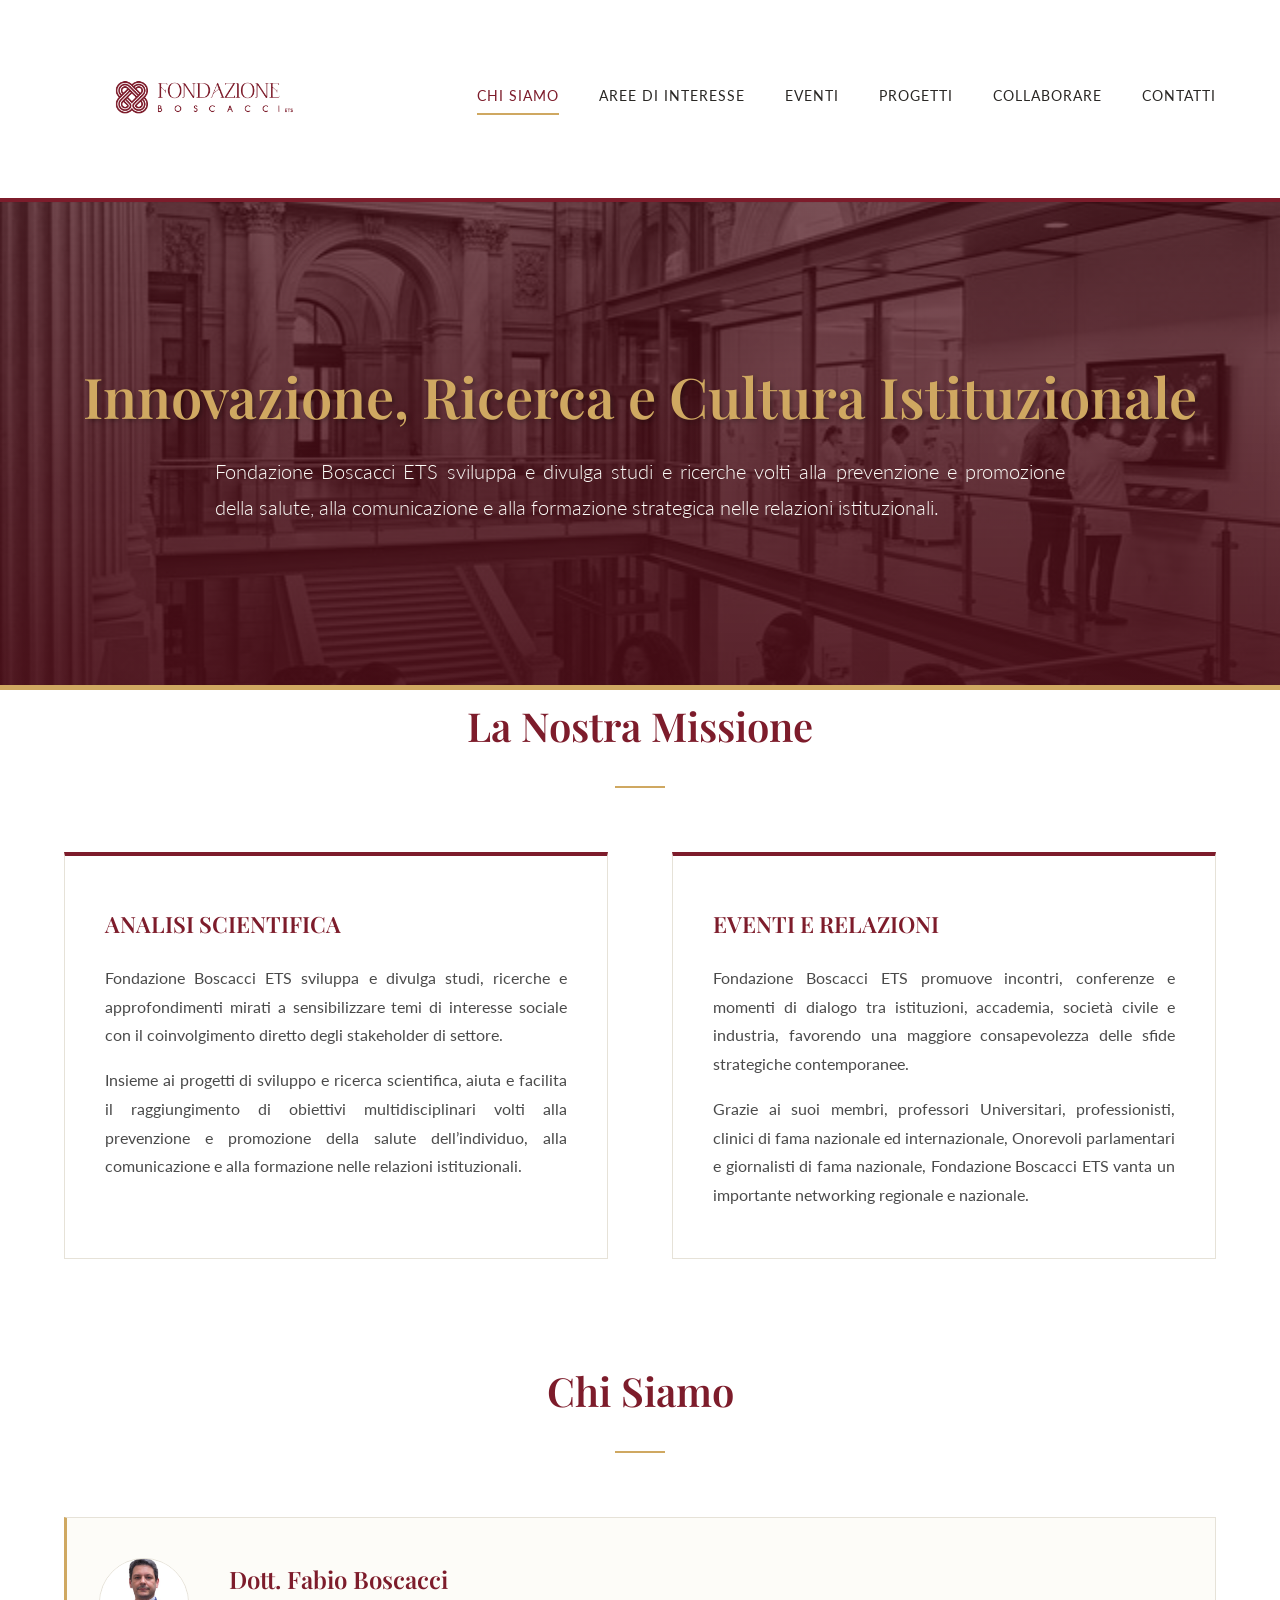
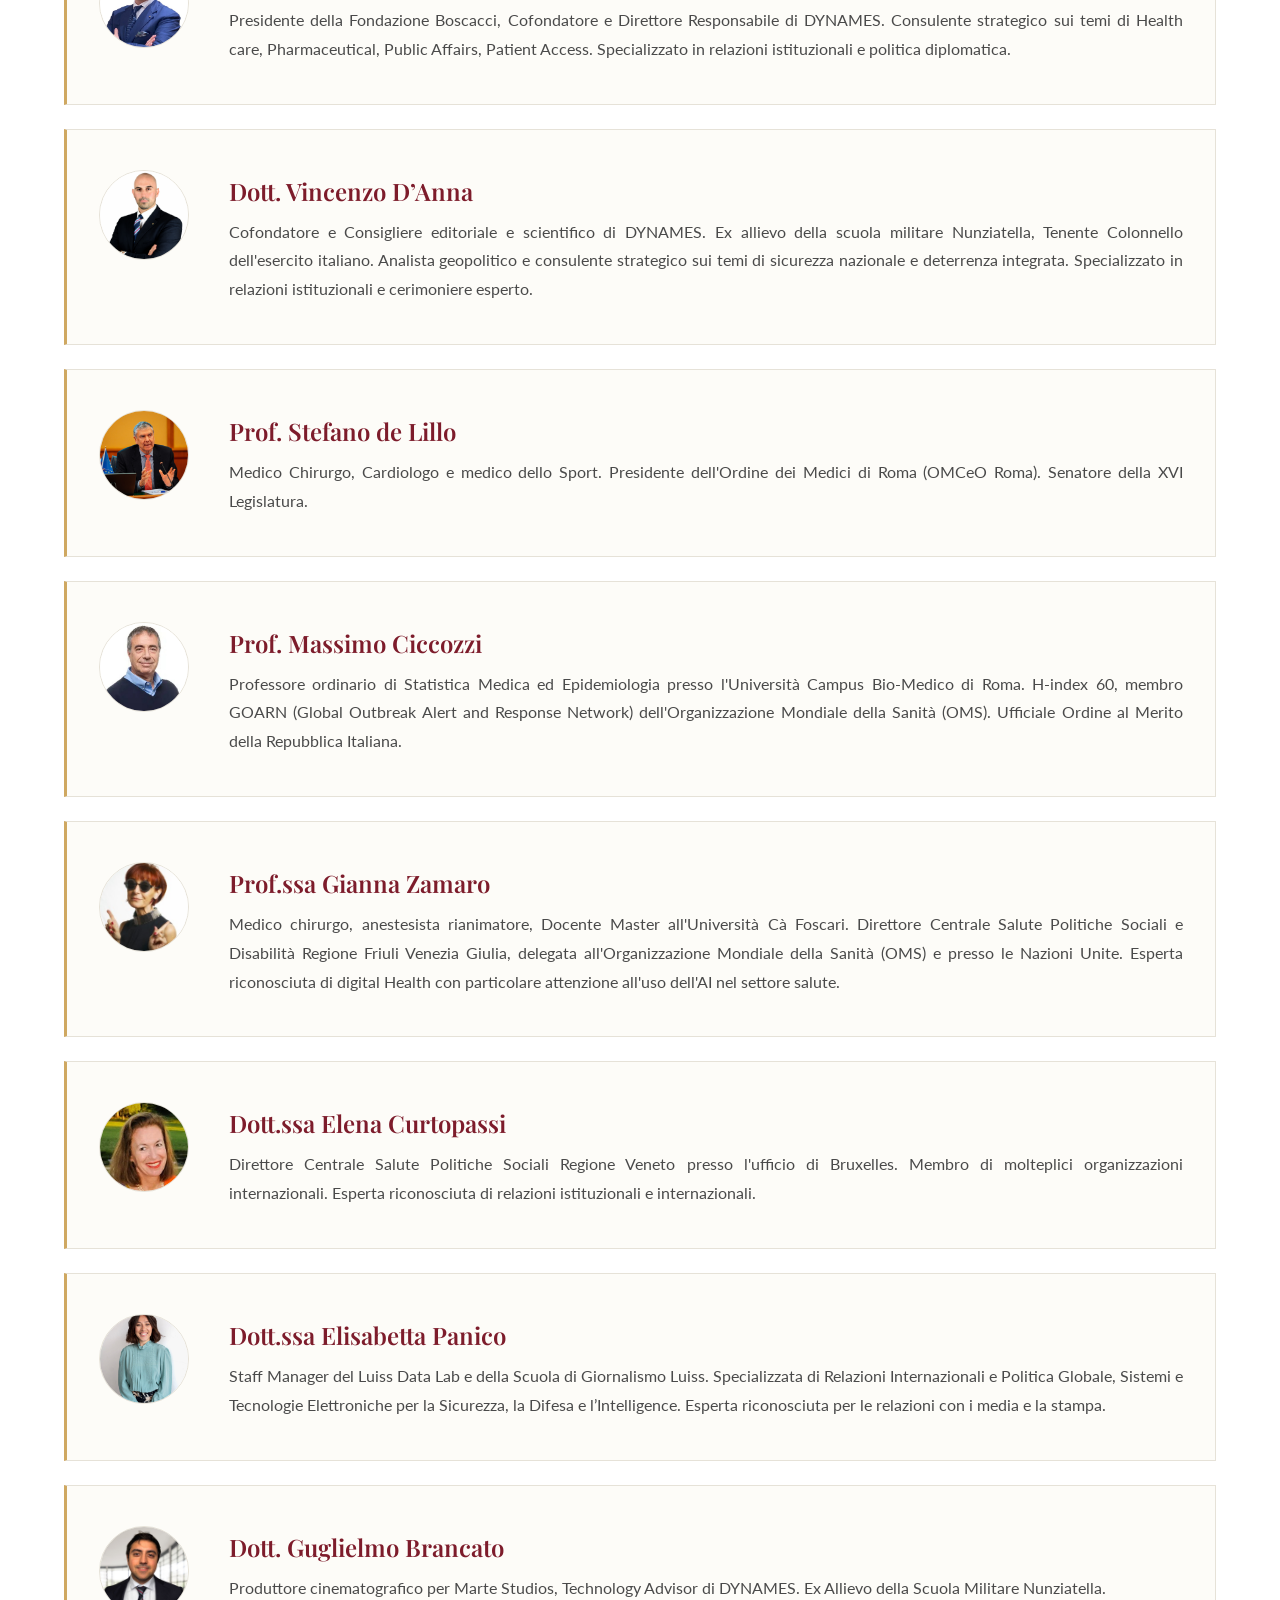
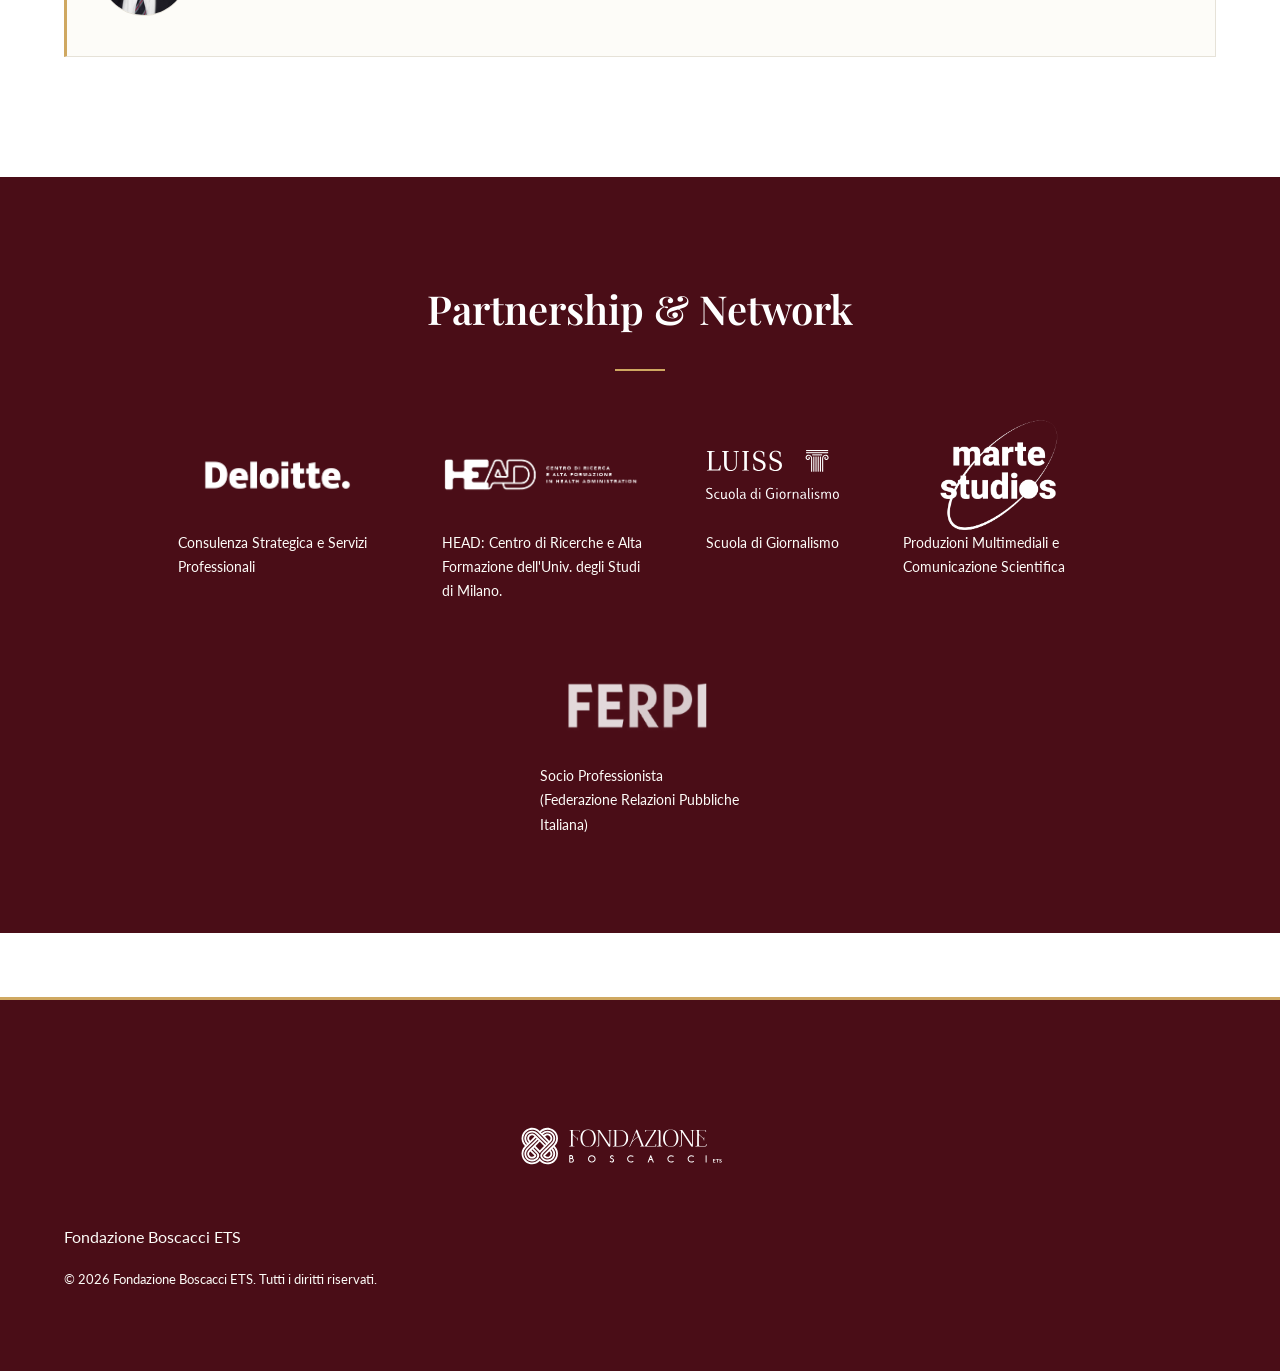
<file: index.html>
<!DOCTYPE html>
<html lang="it">

<head>
    <meta charset="UTF-8">
    <meta name="viewport" content="width=device-width, initial-scale=1.0">
    <title>Fondazione Boscacci ETS</title>
    <!-- Fonts unified in style.css -->
    <link rel="stylesheet" href="css/style.css?v=4">
    <link rel="icon" href="assets/logo_grafico.png" type="image/png">
</head>

<body>

    <header>
        <div class="container header-inner">
            <div class="brand">
                <a href="index.html" style="display: flex; align-items: center;">
                    <img src="assets/logo_boscacci_rosso.png" alt="Fondazione Boscacci ETS" style="height: 150px; width: auto;">
                </a>
            </div>

            <!-- Hamburger Menu Icon -->
            <div class="menu-toggle" id="menuToggle">
                <span></span><span></span><span></span>
            </div>

            <nav class="desktop-nav" id="mainNav">
                <a href="index.html" class="active">Chi Siamo</a>
                <a href="aree-interesse.html">Aree di Interesse</a>
                <a href="eventi.html">Eventi</a>
                <a href="progetti.html">Progetti</a>
                <a href="collaborare.html">Collaborare</a>
                <a href="contatti.html">Contatti</a>
            </nav>
        </div>
    </header>

    <section class="hero">
        <div class="container">
            <h2>Innovazione, Ricerca e Cultura Istituzionale</h2>
            <p>Fondazione Boscacci ETS sviluppa e divulga studi e ricerche volti alla prevenzione e promozione della salute, alla comunicazione e alla formazione strategica nelle relazioni istituzionali.</p>
        </div>
    </section>

    <!-- COSA FACCIAMO -->
    <section id="cosa-facciamo" class="container">
        <h2 class="section-title">La Nostra Missione</h2>
        <div class="grid-2">
            <div class="card">
                <h3>ANALISI SCIENTIFICA</h3>
                <p>Fondazione Boscacci ETS sviluppa e divulga studi, ricerche e approfondimenti mirati a sensibilizzare temi di interesse sociale con il coinvolgimento diretto degli stakeholder di settore.</p>
                <p style="margin-top: 1rem;">Insieme ai progetti di sviluppo e ricerca scientifica, aiuta e facilita il raggiungimento di obiettivi multidisciplinari volti alla prevenzione e promozione della salute dell’individuo, alla comunicazione e alla formazione nelle relazioni istituzionali.</p>
            </div>
            <div class="card">
                <h3>EVENTI E RELAZIONI</h3>
                <p>Fondazione Boscacci ETS promuove incontri, conferenze e momenti di dialogo tra istituzioni, accademia, società civile e industria, favorendo una maggiore consapevolezza delle sfide strategiche contemporanee.</p>
                <p style="margin-top: 1rem;">Grazie ai suoi membri, professori Universitari, professionisti, clinici di fama nazionale ed internazionale, Onorevoli parlamentari e giornalisti di fama nazionale, Fondazione Boscacci ETS vanta un importante networking regionale e nazionale.</p>
            </div>
        </div>
    </section>

    <!-- CHI SIAMO -->
    <section id="chi-siamo" style="background: var(--optical-white);">
        <div class="container">
            <h2 class="section-title">Chi Siamo</h2>
            
            <div class="author-box">
                <div class="author-icon"><img src="assets/Fabio Boscacci.jfif" alt="Fabio Boscacci"></div>
                <div class="author-info">
                    <h4>Dott. Fabio Boscacci</h4>
                    <p>Presidente della Fondazione Boscacci, Cofondatore e Direttore Responsabile di DYNAMES. Consulente strategico sui temi di Health care, Pharmaceutical, Public Affairs, Patient Access. Specializzato in relazioni istituzionali e politica diplomatica.</p>
                </div>
            </div>

            <div class="author-box">
                <div class="author-icon"><img src="assets/Vinenzo D'ANNA.png" alt="Vincenzo D’Anna"></div>
                <div class="author-info">
                    <h4>Dott. Vincenzo D’Anna</h4>
                    <p>Cofondatore e Consigliere editoriale e scientifico di DYNAMES. Ex allievo della scuola militare Nunziatella, Tenente Colonnello dell'esercito italiano. Analista geopolitico e consulente strategico sui temi di sicurezza nazionale e deterrenza integrata. Specializzato in relazioni istituzionali e cerimoniere esperto.</p>
                </div>
            </div>

            <div class="author-box">
                <div class="author-icon"><img src="assets/Stefano De Lillo.jpeg" alt="Stefano De Lillo"></div>
                <div class="author-info">
                    <h4>Prof. Stefano de Lillo</h4>
                    <p>Medico Chirurgo, Cardiologo e medico dello Sport. Presidente dell'Ordine dei Medici di Roma (OMCeO Roma). Senatore della XVI Legislatura.</p>
                </div>
            </div>

            <div class="author-box">
                <div class="author-icon"><img src="assets/Massimo Ciccozzi.jpeg" alt="Massimo Ciccozzi"></div>
                <div class="author-info">
                    <h4>Prof. Massimo Ciccozzi</h4>
                    <p>Professore ordinario di Statistica Medica ed Epidemiologia presso l'Università Campus Bio-Medico di Roma. H-index 60, membro GOARN (Global Outbreak Alert and Response Network) dell'Organizzazione Mondiale della Sanità (OMS). Ufficiale Ordine al Merito della Repubblica Italiana.</p>
                </div>
            </div>

            <div class="author-box">
                <div class="author-icon"><img src="assets/Gianna Zamaro.jpeg" alt="Gianna Zamaro"></div>
                <div class="author-info">
                    <h4>Prof.ssa Gianna Zamaro</h4>
                    <p>Medico chirurgo, anestesista rianimatore, Docente Master all'Università Cà Foscari. Direttore Centrale Salute Politiche Sociali e Disabilità Regione Friuli Venezia Giulia, delegata all'Organizzazione Mondiale della Sanità (OMS) e presso le Nazioni Unite. Esperta riconosciuta di digital Health con particolare attenzione all'uso dell'AI nel settore salute.</p>
                </div>
            </div>

            <div class="author-box">
                <div class="author-icon"><img src="assets/curtopassi.jpeg" alt="Elena Curtopassi"></div>
                <div class="author-info">
                    <h4>Dott.ssa Elena Curtopassi</h4>
                    <p>Direttore Centrale Salute Politiche Sociali Regione Veneto presso l'ufficio di Bruxelles. Membro di molteplici organizzazioni internazionali. Esperta riconosciuta di relazioni istituzionali e internazionali.</p>
                </div>
            </div>

            <div class="author-box">
                <div class="author-icon"><img src="assets/elisabetta_panico_nuova.jpeg" alt="Elisabetta Panico"></div>
                <div class="author-info">
                    <h4>Dott.ssa Elisabetta Panico</h4>
                    <p>Staff Manager del Luiss Data Lab e della Scuola di Giornalismo Luiss. Specializzata di Relazioni Internazionali e Politica Globale, Sistemi e Tecnologie Elettroniche per la Sicurezza, la Difesa e l’Intelligence. Esperta riconosciuta per le relazioni con i media e la stampa.</p>
                </div>
            </div>



            <div class="author-box">
                <div class="author-icon"><img src="assets/brancato guglielmo.png" alt="Guglielmo Brancato"></div>
                <div class="author-info">
                    <h4>Dott. Guglielmo Brancato</h4>
                    <p>Produttore cinematografico per Marte Studios, Technology Advisor di DYNAMES. Ex Allievo della Scuola Militare Nunziatella.</p>
                </div>
            </div>

        </div>
    </section>

    <!-- PARTNERS -->
    <section id="partnership" style="background: var(--primary-dark); color: #ffffff;">
        <div class="container" style="text-align: center;">
            <h2 class="section-title" style="color: #ffffff;">Partnership & Network</h2>
            
            <div style="display: flex; justify-content: center; align-items: stretch; gap: 4rem; flex-wrap: wrap; margin-top: 3rem;">
                
                <div style="max-width: 200px; text-align: center;">
                    <div style="height: 80px; display: flex; align-items: center; justify-content: center; margin-bottom: 1rem;">
                        <img src="assets/loghi partner/delpitte.png" alt="Deloitte Logo" style="max-height: 100%; max-width: 100%; filter: brightness(0) invert(1);">
                    </div>
                    <p style="font-size: 0.85rem; color: #fdfcf8; text-align: left; margin-top: 1rem;">Consulenza Strategica e Servizi Professionali</p>
                </div>

                <div style="max-width: 200px; text-align: center;">
                    <div style="height: 80px; display: flex; align-items: center; justify-content: center; margin-bottom: 1rem;">
                        <img src="assets/loghi partner/head logo.png" alt="HEAD UniMi Logo" style="max-height: 100%; max-width: 100%; filter: brightness(0) invert(1);">
                    </div>
                    <p style="font-size: 0.85rem; color: #fdfcf8; text-align: left; margin-top: 1rem;">HEAD: Centro di Ricerche e Alta Formazione dell'Univ. degli Studi di Milano.</p>
                </div>

                <div style="max-width: 200px; text-align: center;">
                    <div style="height: 80px; display: flex; align-items: center; justify-content: center; margin-bottom: 1rem;">
                        <img src="assets/loghi partner/logo_luiss_master-giornalismo.svg" alt="LUISS Logo" style="max-height: 100%; max-width: 100%; filter: brightness(0) invert(1);">
                    </div>
                    <p style="font-size: 0.85rem; color: #fdfcf8; text-align: left; margin-top: 1rem;">Scuola di Giornalismo</p>
                </div>

                <div style="max-width: 200px; text-align: center;">
                    <div style="height: 80px; display: flex; align-items: center; justify-content: center; margin-bottom: 1rem;">
                        <img src="assets/loghi partner/marte_logo.png" alt="Marte Studios Logo" style="max-height: 150%; max-width: 150%; transform: scale(1.6); filter: brightness(0) invert(1);">
                    </div>
                    <p style="font-size: 0.85rem; color: #fdfcf8; text-align: left; margin-top: 1rem;">Produzioni Multimediali e Comunicazione Scientifica</p>
                </div>

                <div style="max-width: 200px; text-align: center;">
                    <div style="height: 80px; display: flex; align-items: center; justify-content: center; margin-bottom: 1rem;">
                        <img src="assets/loghi partner/ferpi.jpeg" alt="FERPI" style="max-height: 75%; max-width: 75%; mix-blend-mode: screen; filter: grayscale(1) invert(1);">
                    </div>
                    <p style="font-size: 0.85rem; color: #fdfcf8; text-align: left; margin-top: 1rem;">Socio Professionista (Federazione Relazioni Pubbliche Italiana)</p>
                </div>

            </div>
        </div>
    </section>

    <footer>
        <div class="container">
            <div class="footer-logo"><img src="assets/logo_bianco.svg" alt="Fondazione Boscacci ETS" style="height: 120px;"></div>
            <p>Fondazione Boscacci ETS</p>
            <p style="color: var(--text-secondary); margin-top: 1rem; font-size: 0.8rem;">&copy; 2026 Fondazione Boscacci ETS. Tutti i diritti riservati.</p>
        </div>
    </footer>

    <script>
        document.getElementById('menuToggle').addEventListener('click', function() {
            document.getElementById('mainNav').classList.toggle('active');
        });
    </script>
</body>
</html>
</file>
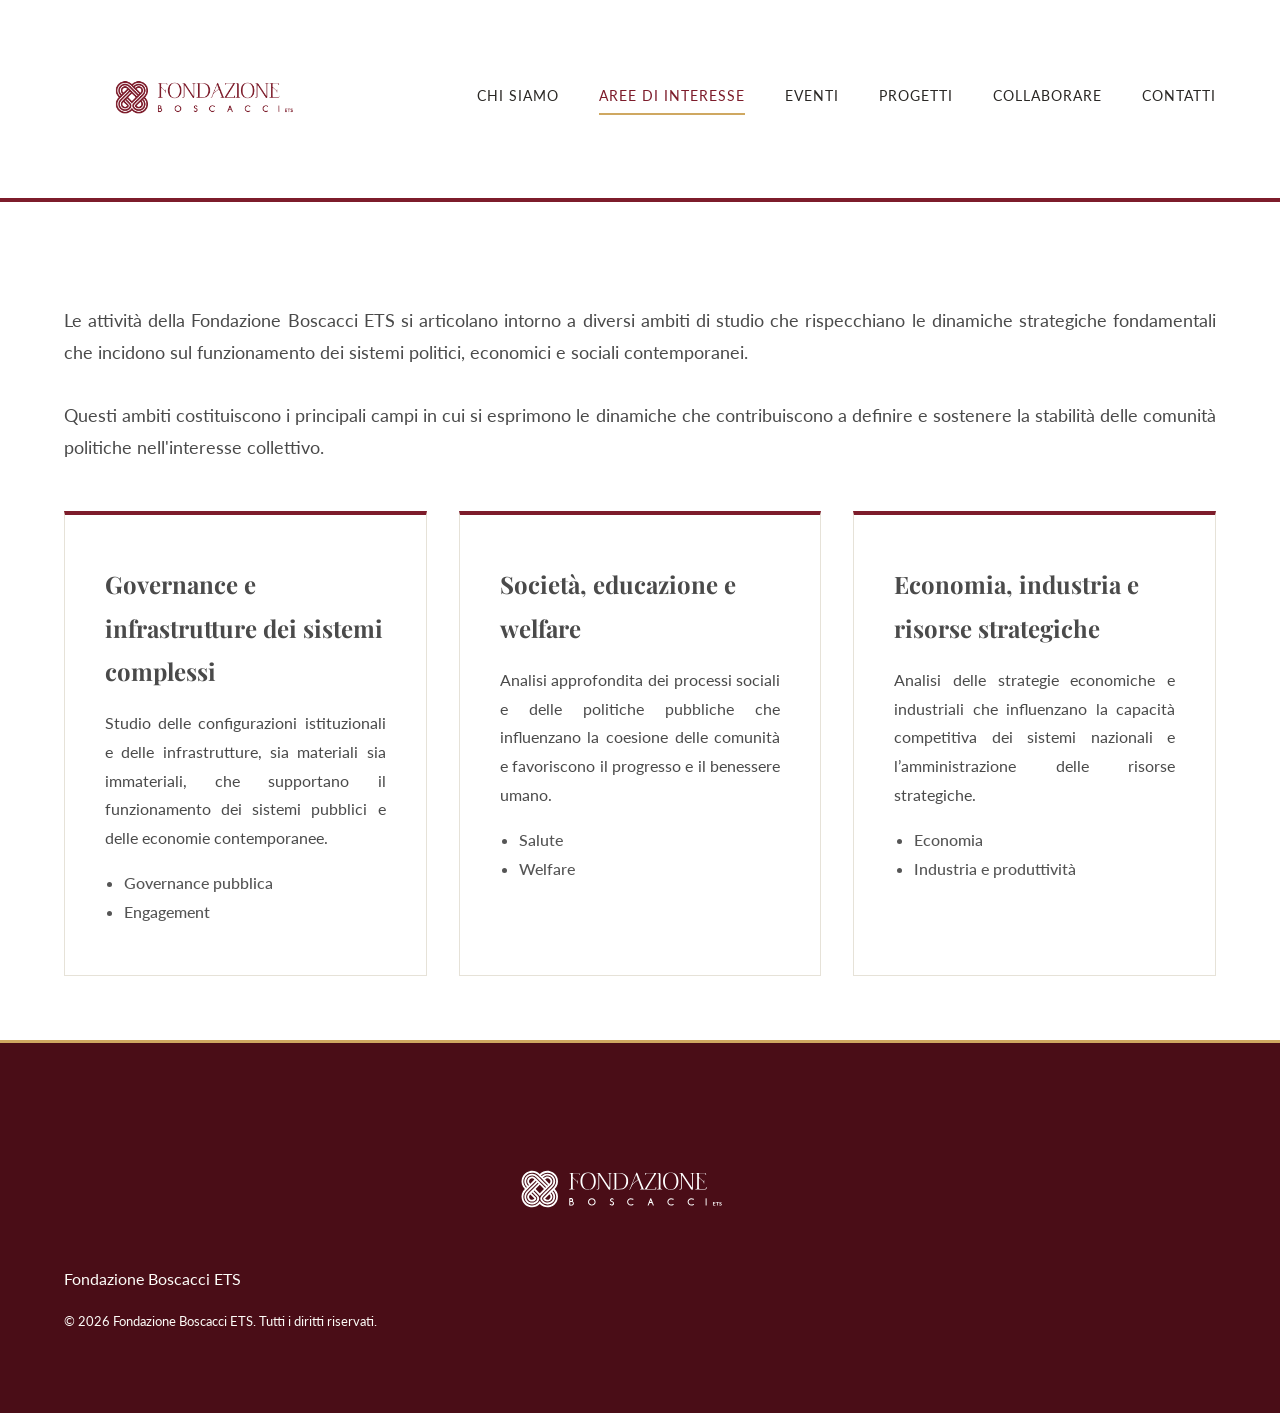
<file: aree-interesse.html>
<!DOCTYPE html>
<html lang="it">

<head>
    <meta charset="UTF-8">
    <meta name="viewport" content="width=device-width, initial-scale=1.0">
    <title>Aree di Interesse | Fondazione Boscacci ETS</title>
    <link rel="stylesheet" href="css/style.css?v=4">
    <link rel="icon" href="assets/logo_grafico.png" type="image/png">
</head>

<body>

    <header>
        <div class="container header-inner">
            <div class="brand">
                <a href="index.html" style="display: flex; align-items: center;">
                    <img src="assets/logo_boscacci_rosso.png" alt="Fondazione Boscacci ETS" style="height: 150px; width: auto;">
                </a>
            </div>

            <div class="menu-toggle" id="menuToggle">
                <span></span><span></span><span></span>
            </div>

            <nav class="desktop-nav" id="mainNav">
                <a href="index.html">Chi Siamo</a>
                <a href="aree-interesse.html" class="active">Aree di Interesse</a>
                <a href="eventi.html">Eventi</a>
                <a href="progetti.html">Progetti</a>
                <a href="collaborare.html">Collaborare</a>
                <a href="contatti.html">Contatti</a>
            </nav>
        </div>
    </header>

    <section class="page-title" style="background: var(--night-blue); color: white; padding: 30px 0 20px;">
        <div class="container text-center">
            <h1 style="color: white; font-family: var(--font-heading); margin-bottom: 10px;">Aree di Interesse</h1>
        </div>
    </section>

    <section class="container" style="margin-top: 0rem; margin-bottom: 4rem;">
        <p style="font-size: 1.1rem; line-height: 1.8; margin-bottom: 3rem;">
            Le attività della Fondazione Boscacci ETS si articolano intorno a diversi ambiti di studio che rispecchiano le dinamiche strategiche fondamentali che incidono sul funzionamento dei sistemi politici, economici e sociali contemporanei.<br><br>
            Questi ambiti costituiscono i principali campi in cui si esprimono le dinamiche che contribuiscono a definire e sostenere la stabilità delle comunità politiche nell'interesse collettivo.
        </p>

        <div style="display: grid; grid-template-columns: repeat(auto-fit, minmax(300px, 1fr)); gap: 2rem;">
            
            <div class="card">
                <h4 style="color: var(--gold-accent); margin-bottom: 1rem; font-size: 1.5rem; font-weight: 700;">Governance e infrastrutture dei sistemi complessi</h4>
                <p>Studio delle configurazioni istituzionali e delle infrastrutture, sia materiali sia immateriali, che supportano il funzionamento dei sistemi pubblici e delle economie contemporanee.</p>
                <ul style="margin-top: 1rem; color: #555; padding-left: 1.2rem; font-weight: 500;">
                    <li>Governance pubblica</li>
                    <li>Engagement</li>
                </ul>
            </div>
            
            <div class="card">
                <h4 style="color: var(--gold-accent); margin-bottom: 1rem; font-size: 1.5rem; font-weight: 700;">Società, educazione e welfare</h4>
                <p>Analisi approfondita dei processi sociali e delle politiche pubbliche che influenzano la coesione delle comunità e favoriscono il progresso e il benessere umano.</p>
                <ul style="margin-top: 1rem; color: #555; padding-left: 1.2rem; font-weight: 500;">
                    <li>Salute</li>
                    <li>Welfare</li>
                </ul>
            </div>
            
            <div class="card">
                <h4 style="color: var(--gold-accent); margin-bottom: 1rem; font-size: 1.5rem; font-weight: 700;">Economia, industria e risorse strategiche</h4>
                <p>Analisi delle strategie economiche e industriali che influenzano la capacità competitiva dei sistemi nazionali e l’amministrazione delle risorse strategiche.</p>
                <ul style="margin-top: 1rem; color: #555; padding-left: 1.2rem; font-weight: 500;">
                    <li>Economia</li>
                    <li>Industria e produttività</li>
                </ul>
            </div>

        </div>
    </section>

    <footer>
        <div class="container">
            <div class="footer-logo"><img src="assets/logo_bianco.svg" alt="Fondazione Boscacci ETS" style="height: 120px;"></div>
            <p>Fondazione Boscacci ETS</p>
            <p style="color: var(--text-secondary); margin-top: 1rem; font-size: 0.8rem;">&copy; 2026 Fondazione Boscacci ETS. Tutti i diritti riservati.</p>
        </div>
    </footer>

    <script>
        document.getElementById('menuToggle').addEventListener('click', function() {
            document.getElementById('mainNav').classList.toggle('active');
        });
    </script>
</body>
</html>
</file>
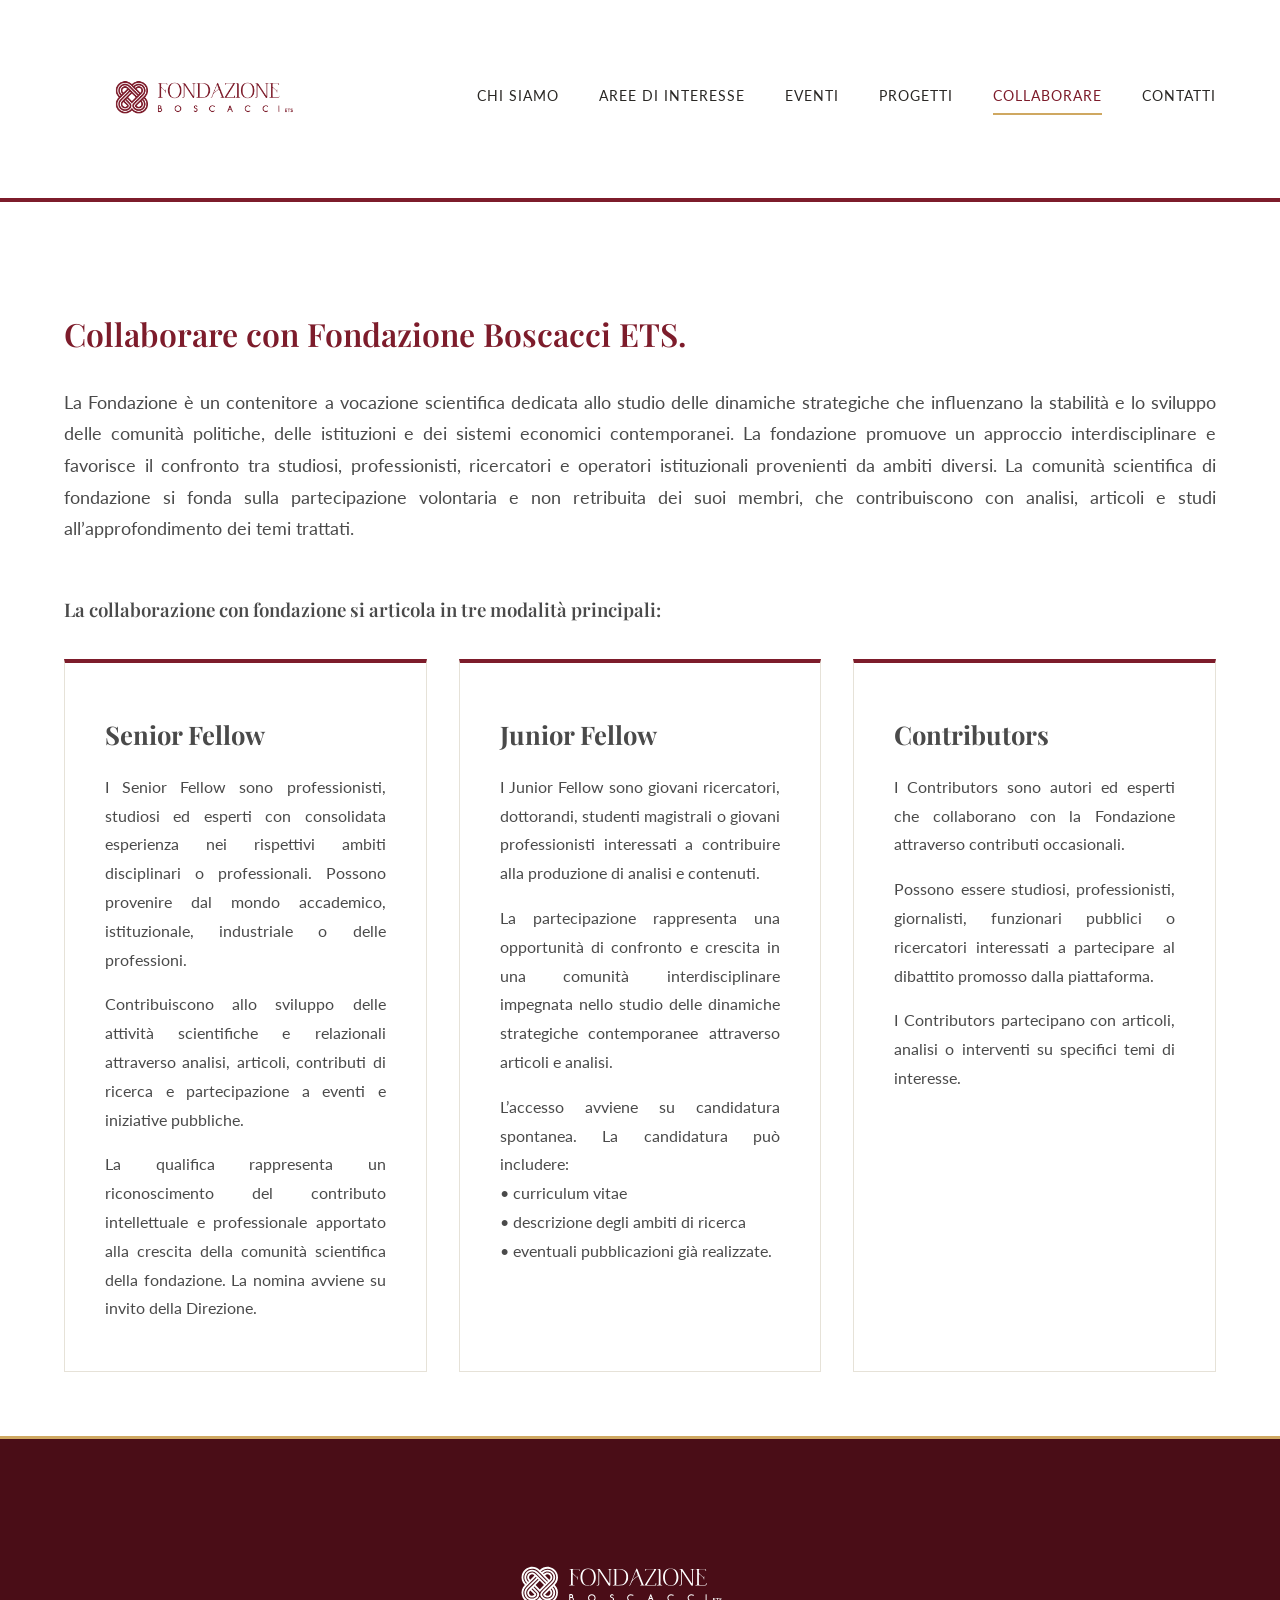
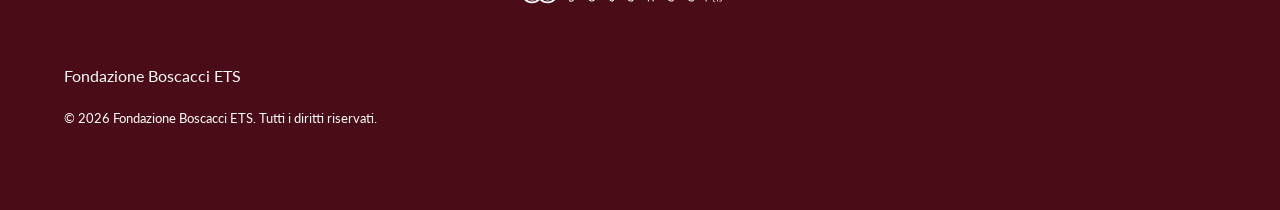
<file: collaborare.html>
<!DOCTYPE html>
<html lang="it">

<head>
    <meta charset="UTF-8">
    <meta name="viewport" content="width=device-width, initial-scale=1.0">
    <title>Collaborare con Fondazione Boscacci ETS</title>
    <link rel="stylesheet" href="css/style.css?v=4">
    <link rel="icon" href="assets/logo_grafico.png" type="image/png">
</head>

<body>

    <header>
        <div class="container header-inner">
            <div class="brand">
                <a href="index.html" style="display: flex; align-items: center;">
                    <img src="assets/logo_boscacci_rosso.png" alt="Fondazione Boscacci ETS" style="height: 150px; width: auto;">
                </a>
            </div>

            <!-- Hamburger Menu Icon -->
            <div class="menu-toggle" id="menuToggle">
                <span></span><span></span><span></span>
            </div>

            <nav class="desktop-nav" id="mainNav">
                <a href="index.html">Chi Siamo</a>
                <a href="aree-interesse.html">Aree di Interesse</a>
                <a href="eventi.html">Eventi</a>
                <a href="progetti.html">Progetti</a>
                <a href="collaborare.html" class="active">Collaborare</a>
                <a href="contatti.html">Contatti</a>
            </nav>
        </div>
    </header>

    <section class="page-title" style="background: var(--night-blue); color: white; padding: 30px 0 20px;">
        <div class="container text-center">
            <h1 style="color: white; font-family: var(--font-heading); margin-bottom: 10px;">Collaborare con Fondazione Boscacci ETS</h1>
        </div>
    </section>

    <!-- CONTENT -->
    <section class="container" style="margin-top: 0rem; margin-bottom: 4rem;">
        <h2 style="color: var(--primary); font-size: 2rem; margin-bottom: 1.5rem; text-align: justify; font-family: 'Playfair Display', serif;">Collaborare con Fondazione Boscacci ETS.</h2>
        <p style="font-size: 1.1rem; line-height: 1.8; margin-bottom: 3rem;">
            La Fondazione è un contenitore a vocazione scientifica dedicata allo studio delle dinamiche strategiche che influenzano la stabilità e lo sviluppo delle comunità politiche, delle istituzioni e dei sistemi economici contemporanei. La fondazione promuove un approccio interdisciplinare e favorisce il confronto tra studiosi, professionisti, ricercatori e operatori istituzionali provenienti da ambiti diversi. La comunità  scientifica di fondazione si fonda sulla partecipazione volontaria e non retribuita dei suoi membri, che contribuiscono con analisi, articoli e studi all’approfondimento dei temi trattati.
        </p>

        <h3 style="margin-bottom: 2rem; color: var(--night-blue);">La collaborazione con fondazione si articola in tre modalità principali:</h3>
        
        <div style="display: grid; grid-template-columns: repeat(auto-fit, minmax(300px, 1fr)); gap: 2rem;">
            <div class="card">
                <h4 style="color: var(--gold-accent); margin-bottom: 1rem; font-size: 1.6rem; font-weight: 700;">Senior Fellow</h4>
                <p>I Senior Fellow sono professionisti, studiosi ed esperti con consolidata esperienza nei rispettivi ambiti disciplinari o professionali. Possono provenire dal mondo accademico, istituzionale, industriale o delle professioni.</p>
                <p style="margin-top: 1rem;">Contribuiscono allo sviluppo delle attività scientifiche e relazionali attraverso analisi, articoli, contributi di ricerca e partecipazione a eventi e iniziative pubbliche.</p>
                <p style="margin-top: 1rem;">La qualifica rappresenta un riconoscimento del contributo intellettuale e professionale apportato alla crescita della comunità scientifica della fondazione. La nomina avviene su invito della Direzione.</p>
            </div>
            
            <div class="card">
                <h4 style="color: var(--gold-accent); margin-bottom: 1rem; font-size: 1.6rem; font-weight: 700;">Junior Fellow</h4>
                <p>I Junior Fellow sono giovani ricercatori, dottorandi, studenti magistrali o giovani professionisti interessati a contribuire alla produzione di analisi e contenuti.</p>
                <p style="margin-top: 1rem;">La partecipazione rappresenta una opportunità di confronto e crescita in una comunità interdisciplinare impegnata nello studio delle dinamiche strategiche contemporanee attraverso articoli e analisi.</p>
                <p style="margin-top: 1rem;">L’accesso avviene su candidatura spontanea. La candidatura può includere:<br>
                &bull; curriculum vitae<br>
                &bull; descrizione degli ambiti di ricerca<br>
                &bull; eventuali pubblicazioni già realizzate.</p>
            </div>
            
            <div class="card">
                <h4 style="color: var(--gold-accent); margin-bottom: 1rem; font-size: 1.6rem; font-weight: 700;">Contributors</h4>
                <p>I Contributors sono autori ed esperti che collaborano con la Fondazione attraverso contributi occasionali.</p>
                <p style="margin-top: 1rem;">Possono essere studiosi, professionisti, giornalisti, funzionari pubblici o ricercatori interessati a partecipare al dibattito promosso dalla piattaforma.</p>
                <p style="margin-top: 1rem;">I Contributors partecipano con articoli, analisi o interventi su specifici temi di interesse.</p>
            </div>
        </div>
    </section>

    <footer>
        <div class="container">
            <div class="footer-logo"><img src="assets/logo_bianco.svg" alt="Fondazione Boscacci ETS" style="height: 120px;"></div>
            <p>Fondazione Boscacci ETS</p>
            <p style="color: var(--text-secondary); margin-top: 1rem; font-size: 0.8rem;">&copy; 2026 Fondazione Boscacci ETS. Tutti i diritti riservati.</p>
        </div>
    </footer>

    <script>
        document.getElementById('menuToggle').addEventListener('click', function() {
            document.getElementById('mainNav').classList.toggle('active');
        });
    </script>
</body>
</html>
</file>
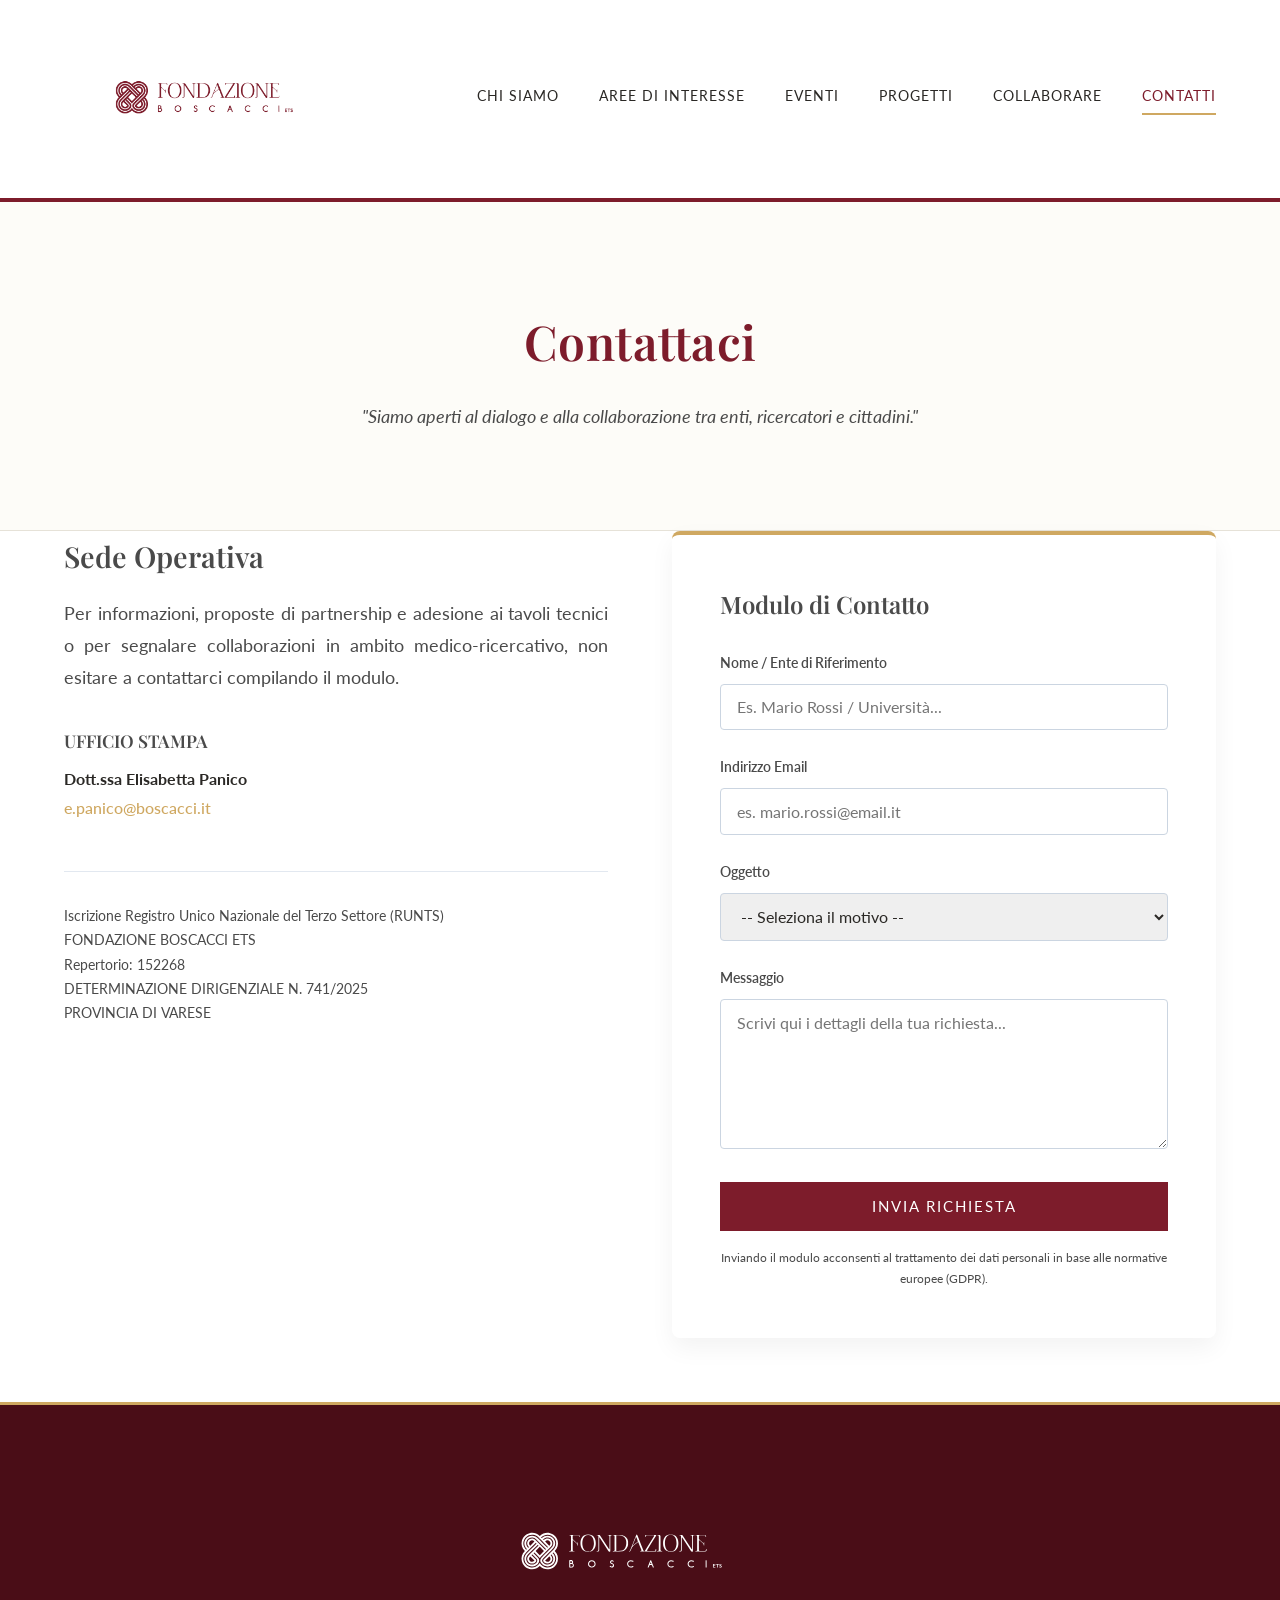
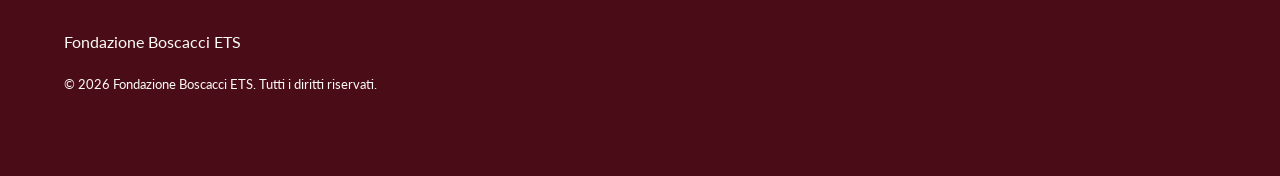
<file: contatti.html>
<!DOCTYPE html>
<html lang="it">

<head>
    <meta charset="UTF-8">
    <meta name="viewport" content="width=device-width, initial-scale=1.0">
    <title>Contatti | Fondazione Boscacci ETS</title>
    <!-- Fonts unified in style.css -->
    <link rel="stylesheet" href="css/style.css?v=4">
    <link rel="icon" href="assets/logo_grafico.png" type="image/png">
    <style>
        .contact-form {
            background: var(--optical-white);
            padding: 3rem;
            border-radius: 8px;
            box-shadow: 0 10px 25px rgba(0,0,0,0.05);
            border-top: 4px solid var(--accent);
        }
        .form-group { margin-bottom: 1.5rem; }
        .form-group label { display: block; margin-bottom: 0.5rem; color: var(--night-blue); font-weight: 600; font-size: 0.9rem; }
        .form-control {
            width: 100%; padding: 0.8rem 1rem; border: 1px solid #cbd5e1; border-radius: 4px;
            font-family: inherit; font-size: 1rem; color: var(--text-primary); transition: var(--transition);
        }
        .form-control:focus { outline: none; border-color: var(--gold-accent); box-shadow: 0 0 0 3px rgba(184, 147, 90, 0.2); }
        textarea.form-control { resize: vertical; min-height: 150px; }
    </style>
</head>

<body>
    <header>
        <div class="container header-inner">
            <div class="brand">
                <a href="index.html" style="display: flex; align-items: center;">
                    <img src="assets/logo_boscacci_rosso.png" alt="Fondazione Boscacci ETS" style="height: 150px; width: auto;">
                </a>
            </div>
            <div class="menu-toggle" id="menuToggle">
                <span></span><span></span><span></span>
            </div>
            <nav class="desktop-nav" id="mainNav">
                <a href="index.html">Chi Siamo</a>
                <a href="aree-interesse.html">Aree di Interesse</a>
                <a href="eventi.html">Eventi</a>
                <a href="progetti.html">Progetti</a>
                <a href="collaborare.html">Collaborare</a>
                <a href="contatti.html" class="active">Contatti</a>
            </nav>
        </div>
    </header>

    <div class="page-header">
        <div class="container">
            <h1>Contattaci</h1>
            <p>"Siamo aperti al dialogo e alla collaborazione tra enti, ricercatori e cittadini."</p>
        </div>
    </div>

    <section class="container">
        <div class="grid-2">
            <div>
                <h3 style="font-size: 1.8rem; color: var(--night-blue); margin-bottom: 1rem;">Sede Operativa</h3>
                <p style="color: var(--text-secondary); margin-bottom: 2rem; font-size: 1.1rem;">
                    Per informazioni, proposte di partnership e adesione ai tavoli tecnici o per segnalare collaborazioni in ambito medico-ricercativo, non esitare a contattarci compilando il modulo.
                </p>
                
                <h4 style="color: var(--gold-accent); font-size: 1.1rem; margin-bottom: 0.5rem; text-transform: uppercase;">Ufficio Stampa</h4>
                <p style="color: var(--text-primary); margin-bottom: 1.5rem;">
                    <strong>Dott.ssa Elisabetta Panico</strong><br>
                    <a href="mailto:e.panico@boscacci.it" style="color: var(--accent); text-decoration: none; font-weight: 500;">e.panico@boscacci.it</a>
                </p>



                <div style="margin-top: 3rem; padding-top: 2rem; border-top: 1px solid #e2e8f0;">
                    <p style="font-size: 0.85rem; color: var(--slate-grey); text-align: left;">
                        Iscrizione Registro Unico Nazionale del Terzo Settore (RUNTS)<br>
                        FONDAZIONE BOSCACCI ETS<br>
                        Repertorio: 152268<br>
                        DETERMINAZIONE DIRIGENZIALE N. 741/2025<br>
                        PROVINCIA DI VARESE
                    </p>
                </div>
            </div>

            <div>
                <form class="contact-form" action="#" method="get" onsubmit="event.preventDefault(); alert('Grazie per la preferenza! La Fondazione risponderà al più presto.');">
                    <h3 style="font-size: 1.5rem; color: var(--night-blue); margin-bottom: 1.5rem;">Modulo di Contatto</h3>
                    
                    <div class="form-group">
                        <label for="name">Nome / Ente di Riferimento</label>
                        <input type="text" id="name" class="form-control" placeholder="Es. Mario Rossi / Università..." required>
                    </div>

                    <div class="form-group">
                        <label for="email">Indirizzo Email</label>
                        <input type="email" id="email" class="form-control" placeholder="es. mario.rossi@email.it" required>
                    </div>

                    <div class="form-group">
                        <label for="subject">Oggetto</label>
                        <select id="subject" class="form-control" required>
                            <option value="">-- Seleziona il motivo --</option>
                            <option value="press">Richiesta Stampa / Interviste</option>
                            <option value="event">Invito o Organizzazione Eventi</option>
                            <option value="research">Proposta di Ricerca Scientifica</option>
                            <option value="partnership">Sviluppo Partnership / Sponsorship</option>
                            <option value="other">Altro</option>
                        </select>
                    </div>

                    <div class="form-group">
                        <label for="message">Messaggio</label>
                        <textarea id="message" class="form-control" placeholder="Scrivi qui i dettagli della tua richiesta..." required></textarea>
                    </div>

                    <button type="submit" class="btn" style="width: 100%;">Invia Richiesta</button>
                    <p style="font-size: 0.75rem; color: var(--text-light); margin-top: 1rem; text-align: center;">Inviando il modulo acconsenti al trattamento dei dati personali in base alle normative europee (GDPR).</p>
                </form>
            </div>
        </div>
    </section>

    <footer>
        <div class="container">
            <div class="footer-logo"><img src="assets/logo_bianco.svg" alt="Fondazione Boscacci ETS" style="height: 120px;"></div>
            <p>Fondazione Boscacci ETS</p>
            <p style="color: var(--text-secondary); margin-top: 1rem; font-size: 0.8rem;">&copy; 2026 Fondazione Boscacci ETS. Tutti i diritti riservati.</p>
        </div>
    </footer>

    <script>
        document.getElementById('menuToggle').addEventListener('click', function() {
            document.getElementById('mainNav').classList.toggle('active');
        });
    </script>
</body>
</html>
</file>
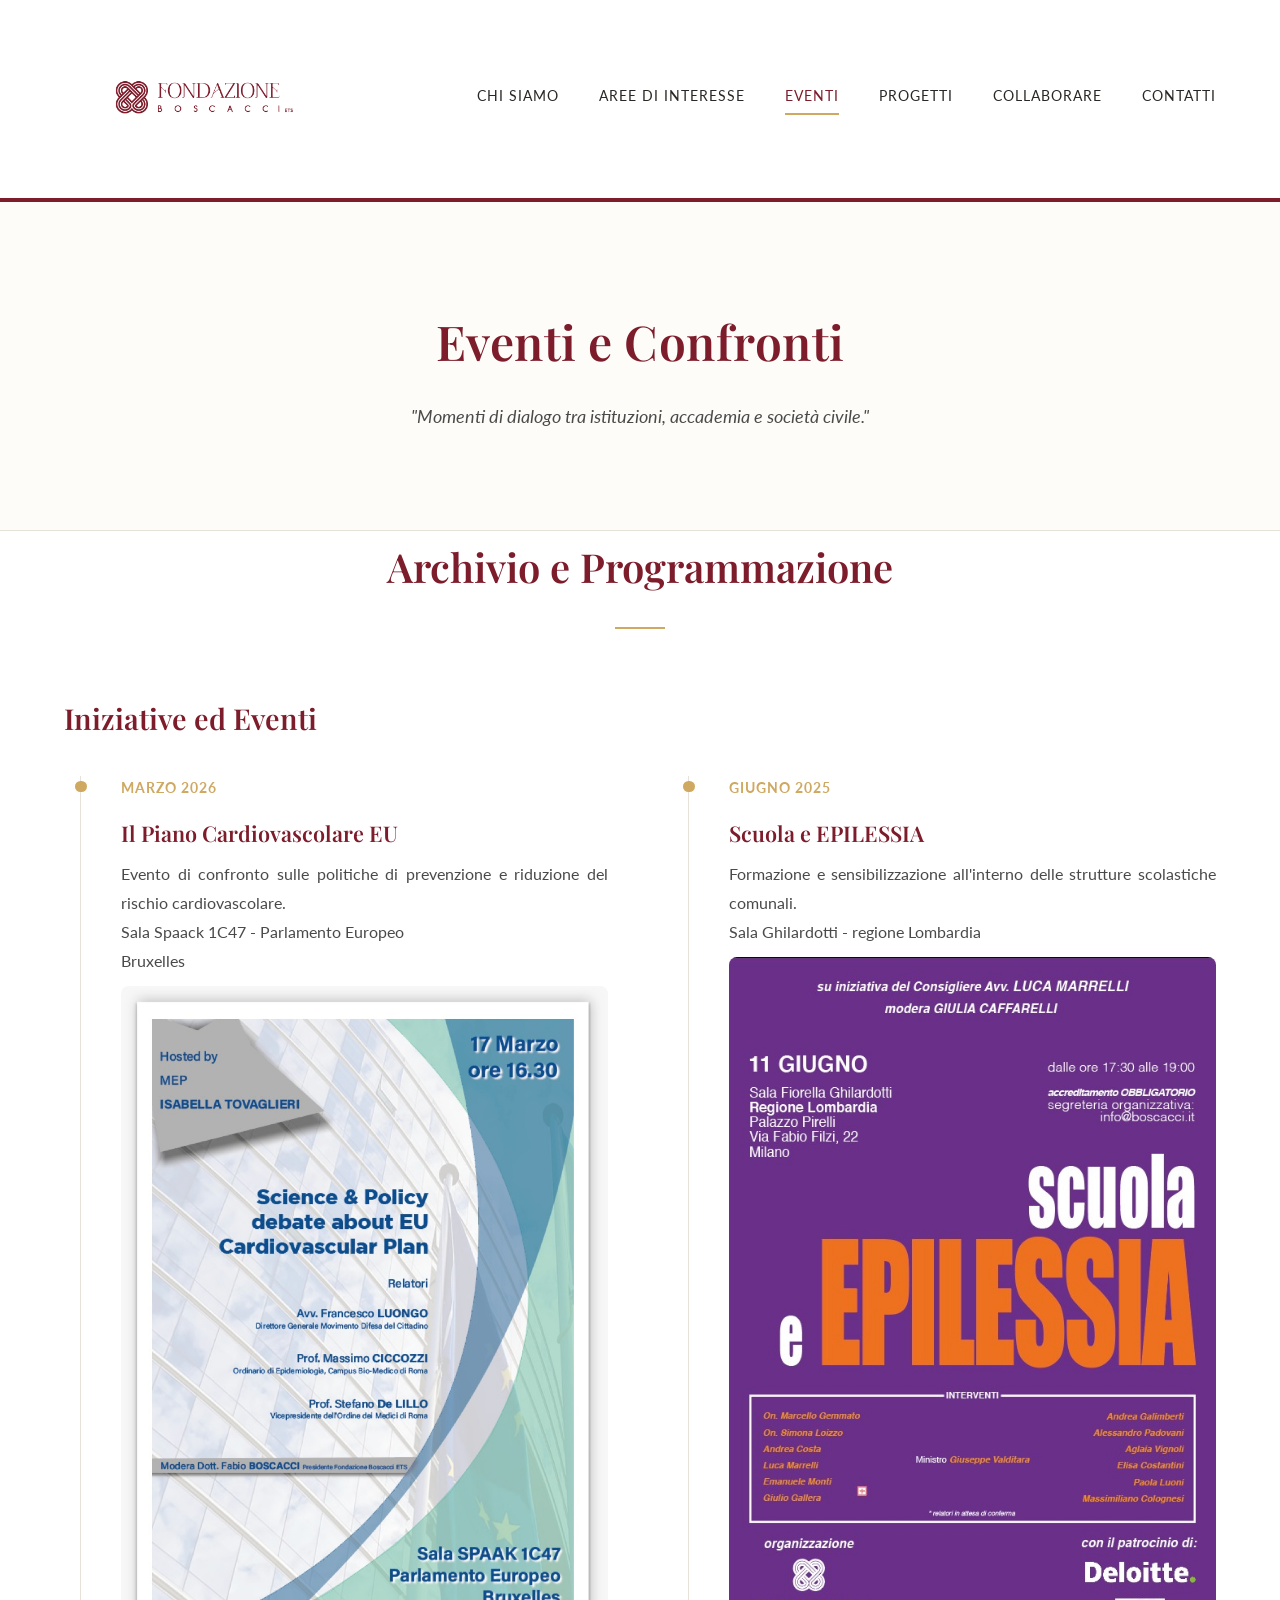
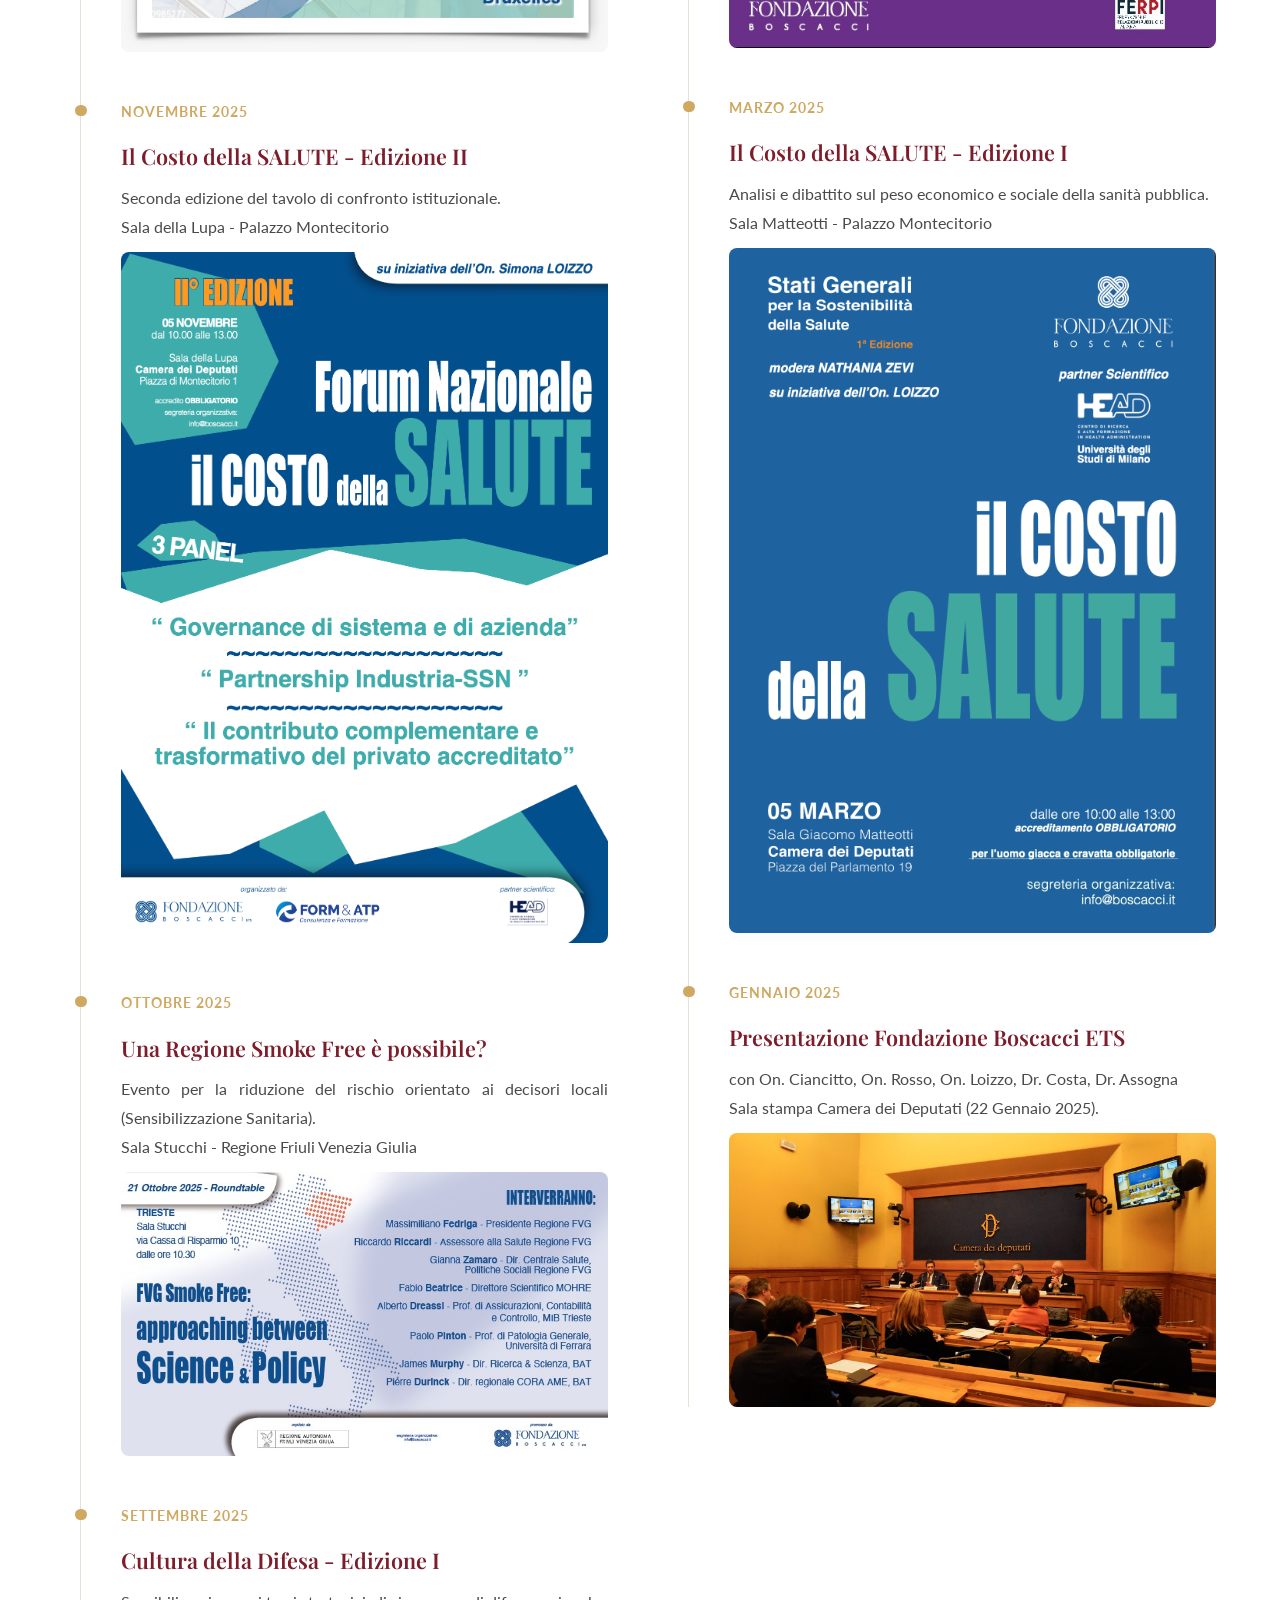
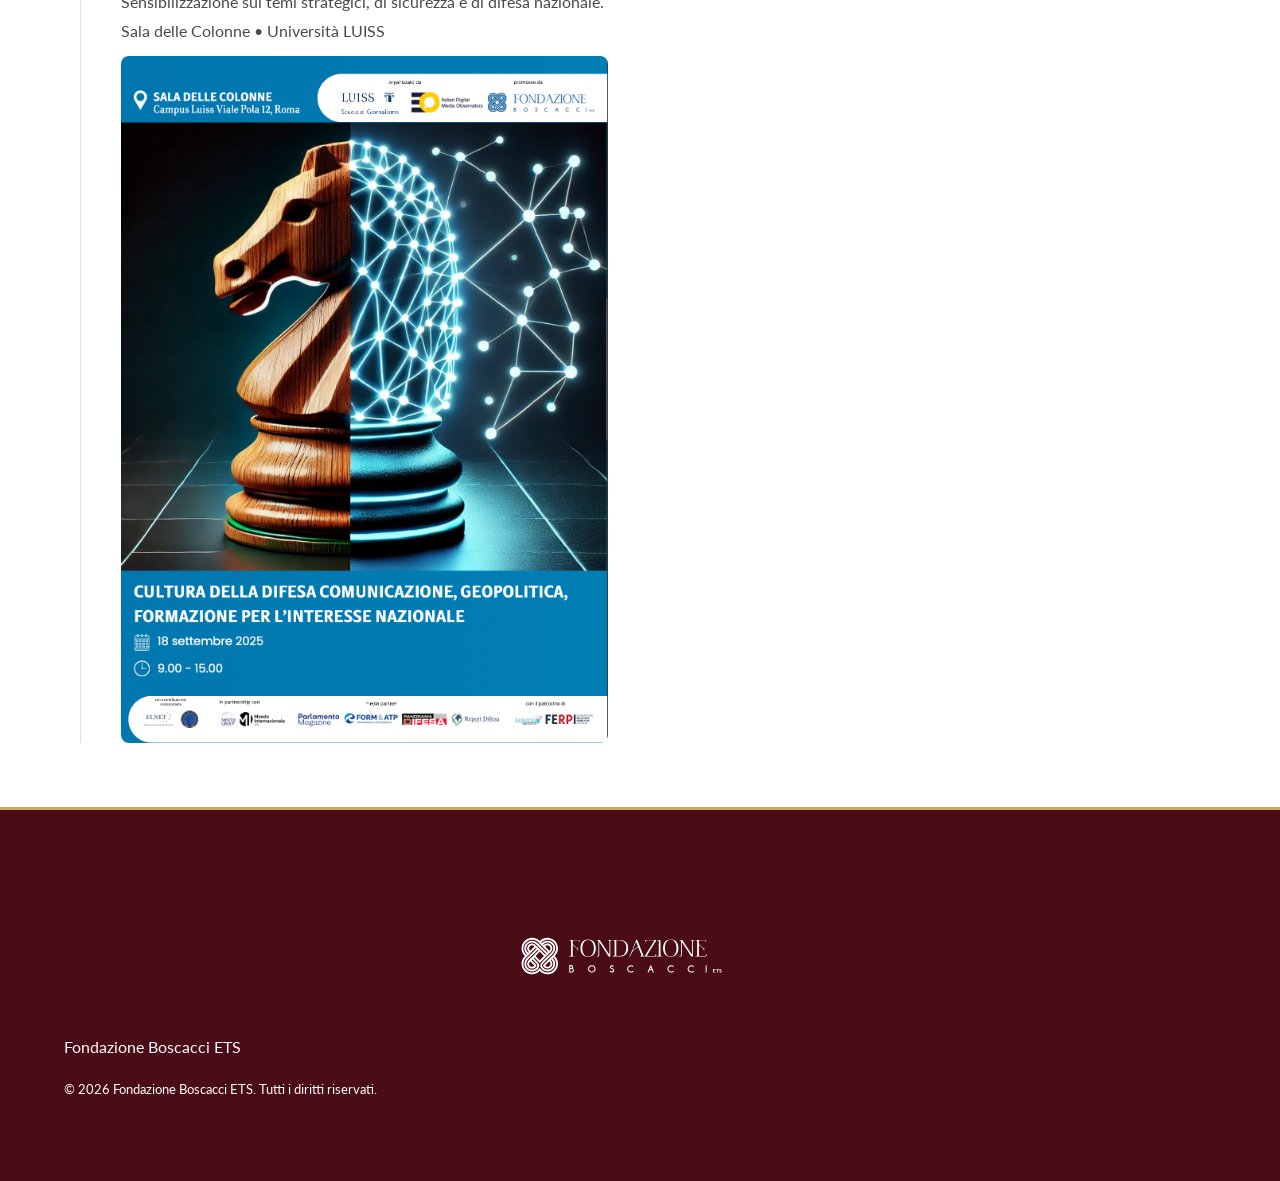
<file: eventi.html>
<!DOCTYPE html>
<html lang="it">

<head>
    <meta charset="UTF-8">
    <meta name="viewport" content="width=device-width, initial-scale=1.0">
    <title>Eventi | Fondazione Boscacci ETS</title>
    <!-- Fonts unified in style.css -->
    <link rel="stylesheet" href="css/style.css?v=4">
    <link rel="icon" href="assets/logo_grafico.png" type="image/png">
</head>

<body>
    <header>
        <div class="container header-inner">
            <div class="brand">
                <a href="index.html" style="display: flex; align-items: center;">
                    <img src="assets/logo_boscacci_rosso.png" alt="Fondazione Boscacci ETS" style="height: 150px; width: auto;">
                </a>
            </div>
            <div class="menu-toggle" id="menuToggle">
                <span></span><span></span><span></span>
            </div>
            <nav class="desktop-nav" id="mainNav">
                <a href="index.html">Chi Siamo</a>
                <a href="aree-interesse.html">Aree di Interesse</a>
                <a href="eventi.html" class="active">Eventi</a>
                <a href="progetti.html">Progetti</a>
                <a href="collaborare.html">Collaborare</a>
                <a href="contatti.html">Contatti</a>
            </nav>
        </div>
    </header>

    <div class="page-header">
        <div class="container">
            <h1>Eventi e Confronti</h1>
            <p style="display: block; width: 100%; text-align: center !important; margin: 0 auto !important;">"Momenti di dialogo tra istituzioni, accademia e società civile."</p>
        </div>
    </div>

    <section class="container">
        <h2 class="section-title">Archivio e Programmazione</h2>
        <div class="grid-2">
            <div>
                <h3 style="font-size: 1.8rem; color: var(--primary); margin-bottom: 2rem;">Iniziative ed Eventi</h3>
                <div class="timeline">

                    <div class="timeline-item">
                        <div class="timeline-date">Marzo 2026</div>
                        <h3 style="margin: 0.5rem 0; color: var(--primary);">Il Piano Cardiovascolare EU</h3>
                        <p>Evento di confronto sulle politiche di prevenzione e riduzione del rischio cardiovascolare.<br>Sala Spaack 1C47 - Parlamento Europeo<br>Bruxelles</p>
                            <img src="assets/eventi/il Piano Cardiovasculare EU per la prevenzione e la roduzione del rischio, evento di confronto con le istituzioni del parlamento europeo.jpeg" alt="Locandina" style="width: 100%; border-radius: 8px; margin-top: 10px; display: block;">
                    </div>

                    <div class="timeline-item">
                        <div class="timeline-date">Novembre 2025</div>
                        <h3 style="margin: 0.5rem 0; color: var(--primary);">Il Costo della SALUTE - Edizione II</h3>
                        <p>Seconda edizione del tavolo di confronto istituzionale.<br>Sala della Lupa - Palazzo Montecitorio</p>
                        <a href="assets/eventi/seconda edizione- il costo della salute doc pdf.pdf" target="_blank">
                            <img src="assets/eventi/seconda edizione- il costo della salute copertina.png" alt="Locandina" style="width: 100%; border-radius: 8px; margin-top: 10px; display: block;">
                        </a>
                    </div>

                    <div class="timeline-item">
                        <div class="timeline-date">Ottobre 2025</div>
                        <h3 style="margin: 0.5rem 0; color: var(--primary);">Una Regione Smoke Free è possibile?</h3>
                        <p>Evento per la riduzione del rischio orientato ai decisori locali (Sensibilizzazione Sanitaria).<br>Sala Stucchi - Regione Friuli Venezia Giulia</p>
                            <img src="assets/eventi/evento_sensibilizzazione_smoke_free.jpeg" alt="Locandina" style="width: 100%; border-radius: 8px; margin-top: 10px; display: block;">
                    </div>

                    <div class="timeline-item">
                        <div class="timeline-date">Settembre 2025</div>
                        <h3 style="margin: 0.5rem 0; color: var(--primary);">Cultura della Difesa - Edizione I</h3>
                        <p>Sensibilizzazione sui temi strategici, di sicurezza e di difesa nazionale.<br>Sala delle Colonne • Università LUISS</p>
                        <a href="assets/eventi/prima edizione &quot;Cultura della Difesa&quot; doc pdf.pdf" target="_blank">
                            <img src="assets/eventi/prima edizione cultura della difesa copertina.png" alt="Locandina" style="width: 100%; border-radius: 8px; margin-top: 10px; display: block;">
                        </a>
                    </div>

                </div>
            </div>

            <div>
                <h3 style="font-size: 1.8rem; color: var(--primary); margin-bottom: 2rem; visibility: hidden;">Altre Iniziative</h3>
                <div class="timeline">

                    <div class="timeline-item">
                        <div class="timeline-date">Giugno 2025</div>
                        <h3 style="margin: 0.5rem 0; color: var(--primary);">Scuola e EPILESSIA</h3>
                        <p>Formazione e sensibilizzazione all'interno delle strutture scolastiche comunali.<br>Sala Ghilardotti - regione Lombardia</p>
                            <img src="assets/eventi/scuola ed epilessia, regione lombardia.jpeg" alt="Locandina" style="width: 100%; border-radius: 8px; margin-top: 10px; display: block;">
                    </div>

                    <div class="timeline-item">
                        <div class="timeline-date">Marzo 2025</div>
                        <h3 style="margin: 0.5rem 0; color: var(--primary);">Il Costo della SALUTE - Edizione I</h3>
                        <p>Analisi e dibattito sul peso economico e sociale della sanità pubblica.<br>Sala Matteotti - Palazzo Montecitorio</p>
                        <a href="assets/eventi/il costo della salute doc pdf.pdf" target="_blank">
                            <img src="assets/eventi/il costo della salute prima edizione copertina.png" alt="Locandina" style="width: 100%; border-radius: 8px; margin-top: 10px; display: block;">
                        </a>
                    </div>

                    <div class="timeline-item">
                        <div class="timeline-date">Gennaio 2025</div>
                        <h3 style="margin: 0.5rem 0; color: var(--primary);">Presentazione Fondazione Boscacci ETS</h3>
                        <p>con On. Ciancitto, On. Rosso, On. Loizzo, Dr. Costa, Dr. Assogna<br>Sala stampa Camera dei Deputati (22 Gennaio 2025).</p>
                            <img src="assets/eventi/presentazione %22Fondazione Boscacci ETS, sala stampa Camera dei Deputati%22 22 gennaio 2025.jpeg" alt="Locandina" style="width: 100%; border-radius: 8px; margin-top: 10px; display: block;">
                    </div>

                </div>
            </div>
        </div>
    </section>

    <footer>
        <div class="container">
            <div class="footer-logo"><img src="assets/logo_bianco.svg" alt="Fondazione Boscacci ETS" style="height: 120px;"></div>
            <p>Fondazione Boscacci ETS</p>
            <p style="color: var(--text-secondary); margin-top: 1rem; font-size: 0.8rem;">&copy; 2026 Fondazione Boscacci ETS. Tutti i diritti riservati.</p>
        </div>
    </footer>

    <script>
        document.getElementById('menuToggle').addEventListener('click', function() {
            document.getElementById('mainNav').classList.toggle('active');
        });
    </script>
</body>
</html>
</file>
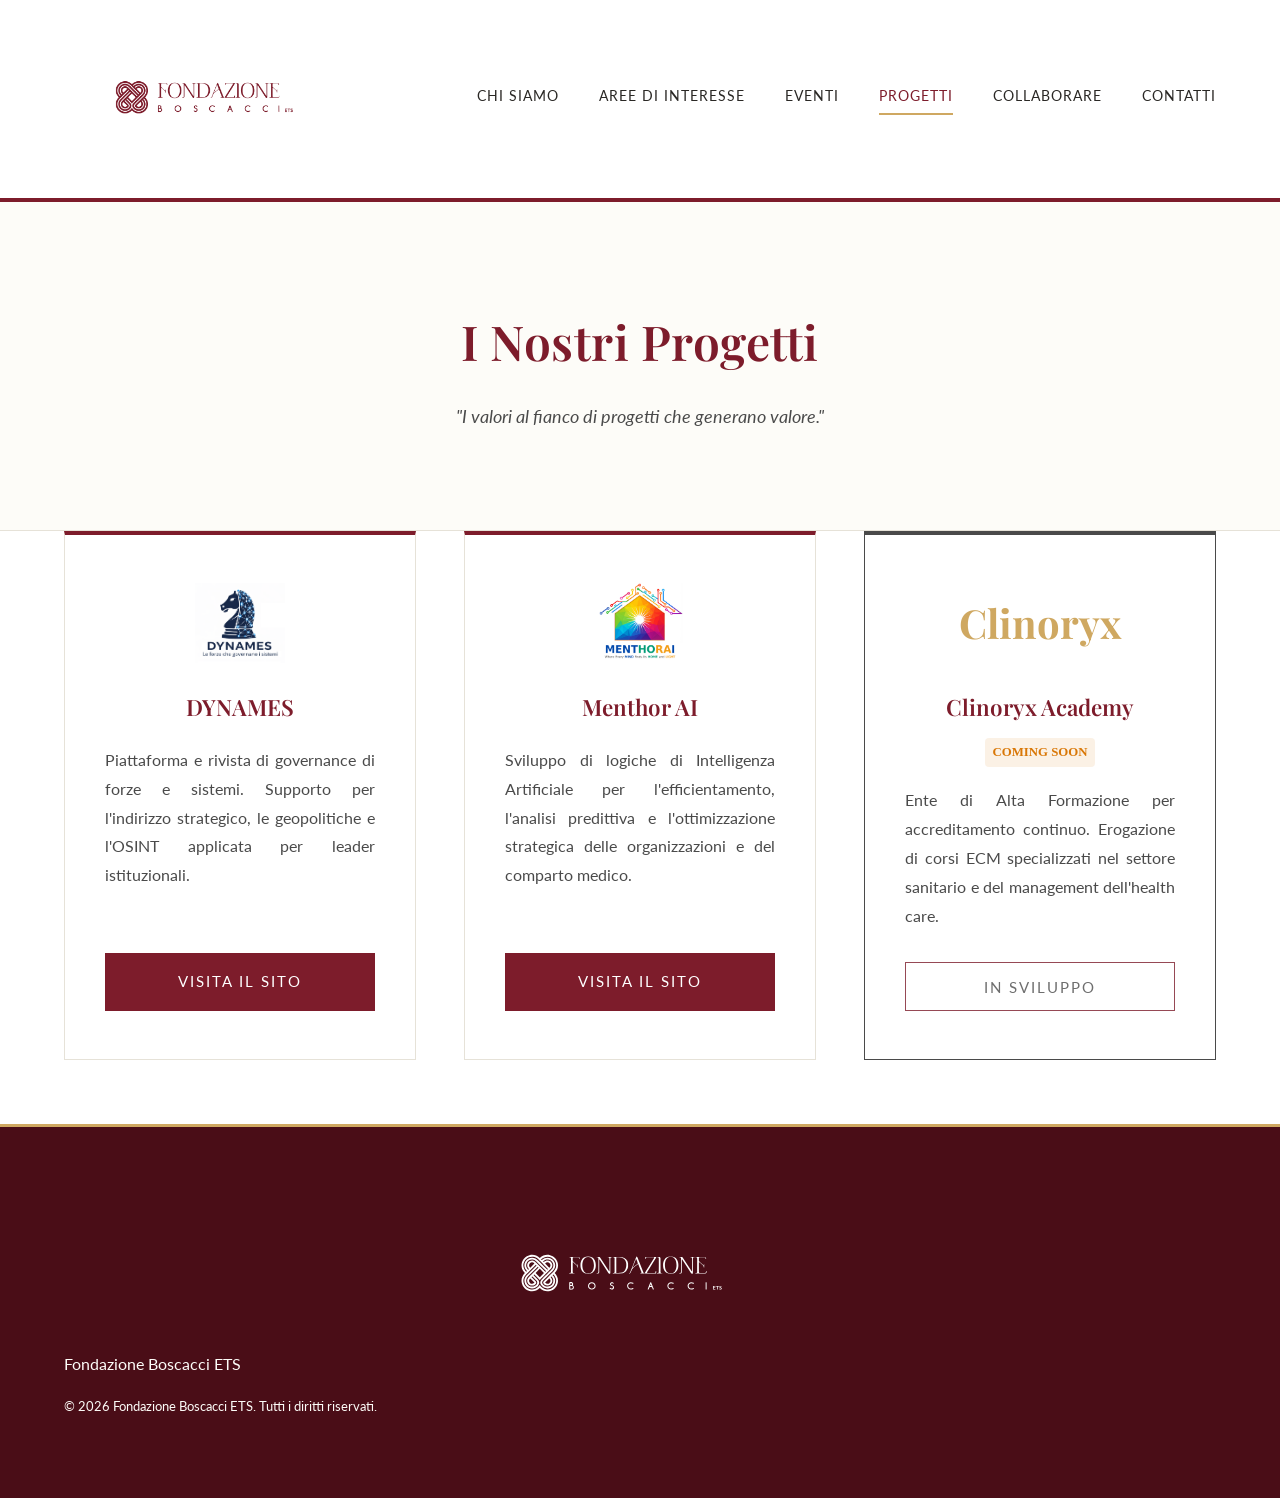
<file: progetti.html>
<!DOCTYPE html>
<html lang="it">

<head>
    <meta charset="UTF-8">
    <meta name="viewport" content="width=device-width, initial-scale=1.0">
    <title>Progetti | Fondazione Boscacci ETS</title>
    <!-- Fonts unified in style.css -->
    <link rel="stylesheet" href="css/style.css?v=4">
    <link rel="icon" href="assets/logo_grafico.png" type="image/png">
</head>

<body>
    <header>
        <div class="container header-inner">
            <div class="brand">
                <a href="index.html" style="display: flex; align-items: center;">
                    <img src="assets/logo_boscacci_rosso.png" alt="Fondazione Boscacci ETS" style="height: 150px; width: auto;">
                </a>
            </div>
            <div class="menu-toggle" id="menuToggle">
                <span></span><span></span><span></span>
            </div>
            <nav class="desktop-nav" id="mainNav">
                <a href="index.html">Chi Siamo</a>
                <a href="aree-interesse.html">Aree di Interesse</a>
                <a href="eventi.html">Eventi</a>
                <a href="progetti.html" class="active">Progetti</a>
                <a href="collaborare.html">Collaborare</a>
                <a href="contatti.html">Contatti</a>
            </nav>
        </div>
    </header>

    <div class="page-header">
        <div class="container">
            <h1>I Nostri Progetti</h1>
            <p style="display: block; width: 100%; text-align: center !important; margin: 0 auto !important;">"I valori al fianco di progetti che generano valore."</p>
        </div>
    </div>

    <section class="container">
        <div class="grid-3">

            <!-- DYNAMES -->
            <div class="card" style="display: flex; flex-direction: column; text-align: center;">
                <div style="height: 80px; display: flex; align-items: center; justify-content: center; margin-bottom: 1.5rem;">
                    <img src="assets/dynames.png" alt="DYNAMES" style="max-height: 100%;">
                </div>
                <h3>DYNAMES</h3>
                <p style="flex-grow: 1;">Piattaforma e rivista di governance di forze e sistemi. Supporto per l'indirizzo strategico, le geopolitiche e l'OSINT applicata per leader istituzionali.</p>
                <div style="margin-top: 2rem;">
                    <a href="https://dynames.it/" target="_blank" class="btn" style="width: 100%;">Visita il Sito</a>
                </div>
            </div>

            <!-- MENTHOR AI -->
            <div class="card" style="display: flex; flex-direction: column; text-align: center;">
                <div style="height: 80px; display: flex; align-items: center; justify-content: center; margin-bottom: 1.5rem;">
                    <img src="assets/logo%20MENTHOR%20AI.png" alt="Menthor AI" style="max-height: 100%;">
                </div>
                <h3>Menthor AI</h3>
                <p style="flex-grow: 1;">Sviluppo di logiche di Intelligenza Artificiale per l'efficientamento, l'analisi predittiva e l'ottimizzazione strategica delle organizzazioni e del comparto medico.</p>
                <div style="margin-top: 2rem;">
                    <a href="https://www.menthorai.ai/" target="_blank" class="btn" style="width: 100%;">Visita il Sito</a>
                </div>
            </div>

            <!-- CLINORYX ACADEMY -->
            <div class="card" style="display: flex; flex-direction: column; text-align: center; border-color: var(--slate-grey);">
                <div style="height: 80px; display: flex; align-items: center; justify-content: center; margin-bottom: 1.5rem;">
                    <!-- Placeholder logo -->
                    <span style="font-size: 2.5rem; font-weight: bold; color: var(--accent); font-family: 'Playfair Display';">Clinoryx</span>
                </div>
                <h3>Clinoryx Academy <br><span style="font-size: 0.8rem; color: #d97706; background: rgba(217,119,6,0.1); padding: 0.2rem 0.5rem; border-radius: 4px; display: inline-block; margin-top: 0.5rem; text-transform: uppercase; font-family: 'Roboto';">Coming Soon</span></h3>
                <p style="flex-grow: 1;">Ente di Alta Formazione per accreditamento continuo. Erogazione di corsi ECM specializzati nel settore sanitario e del management dell'health care.</p>
                <div style="margin-top: 2rem;">
                    <button disabled class="btn" style="width: 100%; background: var(--text-light); color: var(--text-secondary); cursor: not-allowed; opacity: 0.8;">In Sviluppo</button>
                </div>
            </div>

        </div>
    </section>

    <footer>
        <div class="container">
            <div class="footer-logo"><img src="assets/logo_bianco.svg" alt="Fondazione Boscacci ETS" style="height: 120px;"></div>
            <p>Fondazione Boscacci ETS</p>
            <p style="color: var(--text-secondary); margin-top: 1rem; font-size: 0.8rem;">&copy; 2026 Fondazione Boscacci ETS. Tutti i diritti riservati.</p>
        </div>
    </footer>

    <script>
        document.getElementById('menuToggle').addEventListener('click', function() {
            document.getElementById('mainNav').classList.toggle('active');
        });
    </script>
</body>
</html>
</file>
<file: css/style.css>
@import url('https://fonts.googleapis.com/css2?family=Playfair+Display:ital,wght@0,400;0,600;0,700;1,400&family=Lato:wght@300;400;700&display=swap');

:root {
    --primary: #7d1c2b;       /* Rosso Bordeaux / Cardinal / "Rosso Roma" */
    --primary-dark: #4a0d17;  
    --surface: #ffffff;       /* Bianco puro */
    --surface-alt: #fdfcf8;   /* Avorio / Beige leggerissimo per spezzare */
    --accent: #cfa861;        /* Oro Antico / Foglia d'oro */
    --accent-dark: #a38245;   
    --text-primary: #2a2825;  /* Carbone caldo e morbido */
    --text-body: #4a4a4a;     /* Grigio classico ben leggibile */
    --text-muted: #888888;
    --border: #e6e2d8;        /* Grigio/Beige per i separatori */
    --transition: all 0.4s ease;
}

* { margin: 0; padding: 0; box-sizing: border-box; }

body {
    font-family: 'Lato', sans-serif;
    background-color: var(--surface);
    color: var(--text-body);
    line-height: 1.8;
    -webkit-font-smoothing: antialiased;
}

p {
    text-align: justify;
}

/* Tipografia Classica ed Istituzionale */
h1, h2, h3, h4, h5, h6, .brand, .timeline-date {
    font-family: 'Playfair Display', serif;
    color: var(--primary);
    font-weight: 600;
}

.container { max-width: 1200px; margin: 0 auto; padding: 0 1.5rem; }

/* HEADER - Molto pulito e arioso */
header {
    background-color: var(--surface);
    border-bottom: 4px solid var(--primary); /* Striscia rossa spessa in alto o sotto nav */
    padding: 1.5rem 0;
    position: sticky;
    top: 0;
    z-index: 1000;
}

.header-inner { display: flex; justify-content: space-between; align-items: center; }

.brand a { text-decoration: none; color: inherit; }
.brand h1 {
    font-size: 1.8rem;
    font-weight: 700;
    letter-spacing: 0.5px;
    display: flex;
    align-items: center;
    gap: 12px;
    color: var(--primary);
    text-transform: uppercase;
}

.brand-logo { 
    color: var(--accent); 
    font-size: 2.2rem; 
    line-height: 1;
    font-style: italic;
    border-right: 1px solid var(--border);
    padding-right: 15px;
}

.brand p {
    font-size: 0.75rem;
    color: var(--text-muted);
    text-transform: uppercase;
    letter-spacing: 2px;
    font-weight: 400;
    margin-top: 2px;
    font-family: 'Lato', sans-serif;
}

/* NAV - Spaziatura generosa, font rigoroso */
.desktop-nav { display: flex; gap: 2.5rem; align-items: center; }

.desktop-nav a {
    text-decoration: none;
    color: var(--text-primary);
    font-family: 'Lato', sans-serif;
    font-weight: 400;
    font-size: 0.9rem;
    text-transform: uppercase;
    letter-spacing: 1px;
    transition: var(--transition);
    padding-bottom: 5px;
    border-bottom: 2px solid transparent;
}

.desktop-nav a:hover, .desktop-nav a.active { 
    color: var(--primary); 
    border-bottom: 2px solid var(--accent); 
}

/* MOBILE MENU */
.menu-toggle { display: none; flex-direction: column; gap: 5px; cursor: pointer; z-index: 1001; }
.menu-toggle span { width: 30px; height: 2px; background-color: var(--primary); transition: var(--transition); }

@media (max-width: 900px) {
    .menu-toggle { display: flex; }
    .desktop-nav {
        display: none; flex-direction: column; position: absolute; top: 100%; left: 0; width: 100%;
        background: var(--surface); padding: 1.5rem 2rem; border-top: 1px solid var(--border);
        box-shadow: 0 10px 15px -3px rgba(0,0,0,0.1);
    }
    .desktop-nav.active { display: flex; }
    .desktop-nav a { padding: 1rem 0; width: 100%; border-bottom: 1px solid var(--border); }
    .desktop-nav a:hover, .desktop-nav a.active { border-bottom: 1px solid var(--accent); }
}

/* HERO SECTION - Formale, con Immagine Architettonica / Classica in background scuro */
.hero {
    background-color: var(--primary-dark);
    background-image: linear-gradient(rgba(74, 13, 23, 0.7), rgba(74, 13, 23, 0.9)), url('../assets/istituzionale_bw.png');
    background-size: cover; background-position: center;
    color: var(--surface);
    text-align: center;
    padding: 10rem 2rem;
    position: relative;
    border-bottom: 5px solid var(--accent);
}

.hero h2 { 
    font-size: 3.5rem; 
    font-weight: 600; 
    margin-bottom: 1.5rem; 
    line-height: 1.2; 
    color: var(--accent);
    text-shadow: 2px 2px 4px rgba(0,0,0,0.3);
}

.hero p { 
    font-size: 1.25rem; 
    color: var(--surface-alt); 
    max-width: 850px; 
    margin: 0 auto; 
    font-family: 'Lato', sans-serif; 
    font-weight: 300;
    line-height: 1.8; 
}

/* PAGE HEADERS (Pagine Interne) */
.page-header { background-color: var(--surface-alt); border-bottom: 1px solid var(--border); color: var(--primary); padding: 6rem 0; text-align: center; }
.page-header h1 { font-size: 3rem; font-weight: 600; letter-spacing: 0.5px; margin-bottom: 1rem; }
.page-header p { font-size: 1.15rem; color: var(--text-body); max-width: 700px; margin: 0 auto; font-family: 'Lato', sans-serif; font-style: italic; text-align: center !important; }

/* BOTTONI - Stile Squadrato Museale */
.btn {
    display: inline-flex; align-items: center; justify-content: center;
    background-color: var(--primary); color: var(--surface);
    padding: 0.9rem 2.5rem; text-decoration: none; font-weight: 400; 
    font-family: 'Lato', sans-serif; font-size: 0.95rem; text-transform: uppercase; letter-spacing: 2px;
    border: 1px solid var(--primary); border-radius: 0; transition: var(--transition); cursor: pointer;
}
.btn:hover { background-color: var(--surface); color: var(--primary); border-color: var(--primary); }

/* SECTIONS */
section { padding: 6rem 0; }
.section-title { 
    text-align: center; font-size: 2.5rem; margin-bottom: 4rem; 
    font-weight: 600; color: var(--primary); position: relative; 
}
.section-title::after {
    content: '';
    display: block;
    width: 50px;
    height: 2px;
    background: var(--accent);
    margin: 1.5rem auto 0;
}

.grid-2 { display: grid; grid-template-columns: 1fr 1fr; gap: 4rem; }
.grid-3 { display: grid; grid-template-columns: repeat(3, 1fr); gap: 3rem; }

/* CARDS - Molto sobrie, niente "glassmorphism", solo bordi sottili e background pulito */
.card {
    background: var(--surface); padding: 3rem 2.5rem; 
    border: 1px solid var(--border); border-top: 4px solid var(--primary);
    transition: var(--transition); height: 100%;
}
.card:hover { box-shadow: 0 15px 30px rgba(0,0,0,0.06); transform: translateY(-3px); }
.card h3 { color: var(--primary); margin-bottom: 1.2rem; font-size: 1.4rem; font-weight: 600; }
.card p { color: var(--text-body); font-size: 1rem; }

/* BIOS / CHI SIAMO - Elenco austero e formale */
.author-box {
    margin-bottom: 1.5rem; padding: 2.5rem 2rem; background: var(--surface-alt); 
    border: 1px solid var(--border); border-left: 3px solid var(--accent); 
    display: flex; gap: 2.5rem; align-items: flex-start;
    transition: var(--transition);
}
.author-box:hover { background-color: var(--surface); box-shadow: 0 5px 15px rgba(0,0,0,0.04); }
.author-icon { 
    width: 90px; height: 90px; background: var(--surface); color: var(--primary); 
    border: 1px solid var(--border); display: flex; justify-content: center; align-items: center; 
    font-size: 1.5rem; font-weight: 600; flex-shrink: 0; font-family: 'Playfair Display', serif;
    border-radius: 50%; overflow: hidden;
}
.author-icon img { width: 100%; height: 100%; object-fit: cover; }
.author-info { flex: 1; }
.author-info h4 { font-size: 1.5rem; font-weight: 600; margin-bottom: 0.3rem; color: var(--primary); }
.author-info h5 { font-size: 0.85rem; color: var(--text-muted); margin-bottom: 0.8rem; font-weight: 400; text-transform: uppercase; letter-spacing: 1px; font-family: 'Lato', sans-serif;}
.author-info p { font-size: 1rem; color: var(--text-body); margin: 0; line-height: 1.8; }

/* EVENTS TIMELINE */
.timeline { border-left: 1px solid var(--border); padding-left: 2.5rem; margin-left: 1rem; display: flex; flex-direction: column; gap: 3rem; }
.timeline-item { position: relative; }
.timeline-item::before { 
    content: ''; position: absolute; left: -2.85rem; top: 0.3rem; 
    width: 0.7rem; height: 0.7rem; background: var(--accent); border-radius: 50%; 
}
.timeline-date { font-weight: 700; color: var(--accent); font-size: 0.85rem; text-transform: uppercase; margin-bottom: 0.8rem; letter-spacing: 1px; font-family: 'Lato', sans-serif; }
.timeline-item h3 { font-size: 1.35rem; margin-bottom: 0.5rem; }

/* FOOTER */
footer { 
    background: var(--primary-dark); border-top: 3px solid var(--accent); 
    color: var(--surface-alt); text-align: center; padding: 5rem 0; margin-top: 4rem; 
}
.footer-logo { font-size: 1.8rem; font-weight: 600; color: var(--accent); margin-bottom: 0.5rem; font-family: 'Playfair Display', serif; }

@media (max-width: 900px) {
    .grid-2, .grid-3 { grid-template-columns: 1fr; gap: 2rem; }
    .hero { padding: 6rem 1.5rem; }
    .hero h2 { font-size: 2.5rem; }
    .author-box { flex-direction: column; text-align: left; gap: 1.5rem; }
}
</file>
